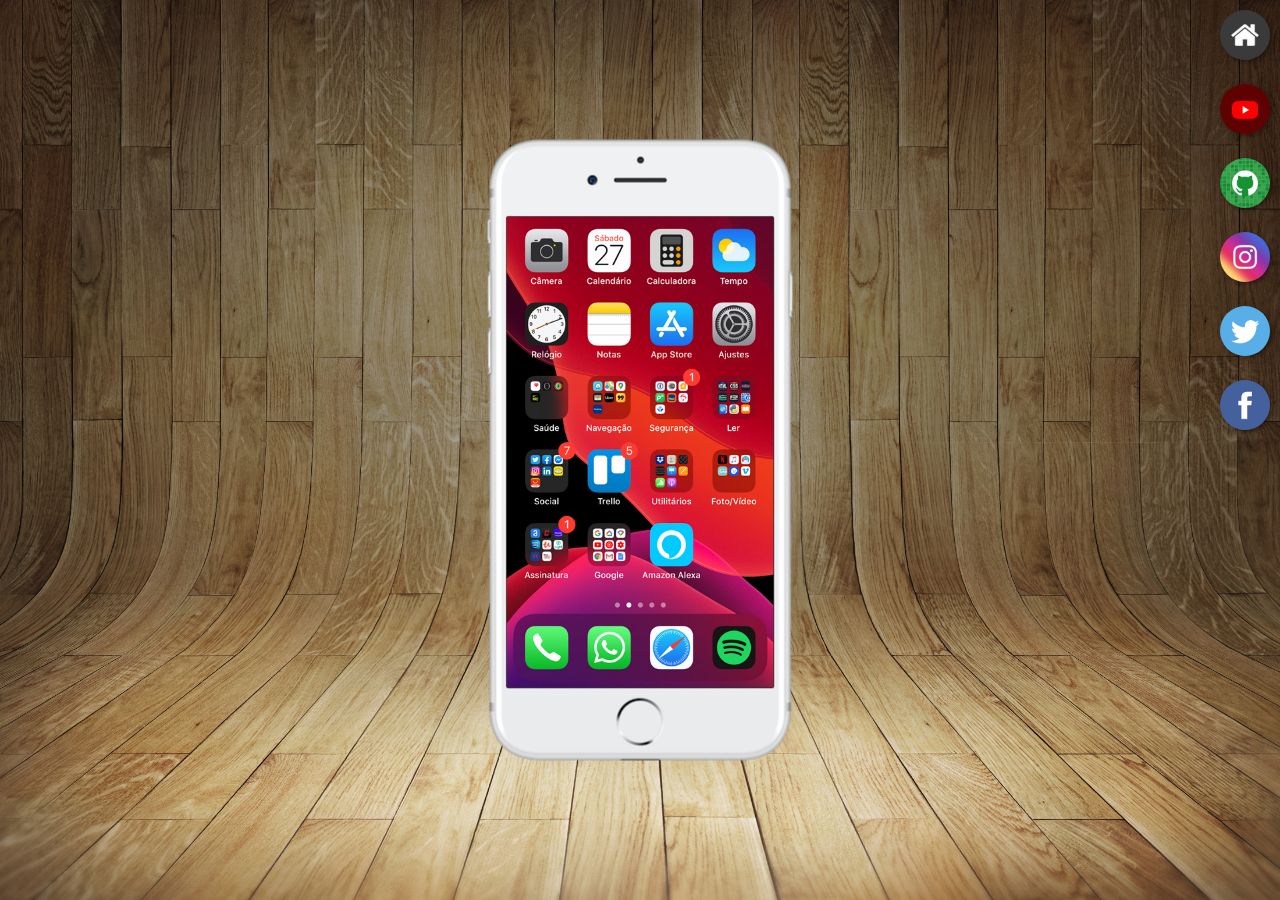
<file: index.html>
<!DOCTYPE html>
<html lang="pt-br">
<head>
    <meta charset="UTF-8">
    <meta name="viewport" content="width=device-width, initial-scale=1.0">
    <title>Projeto Redes Sociais</title>
    <link rel="shortcut icon" href="favicon.ico" type="image/x-icon">
    <link rel="stylesheet" href="estilos/style.css">
</head>
<body>
    <main>
        <section id="telefone">
            <iframe src="home.html" name="tela" id="tela" frameborder="0">
                Seu navegador não é compativel com isso.
            </iframe>
        </section>
        <section id="redes-sociais">
            <a href="home.html" target="tela"><img src="imagens/logo-home.jpg" alt="Home"></a><br>
            <a href="youtube.html" target="tela"><img src="imagens/logo-youtube.jpg" alt="Youtube"></a><br>
            <a href="github.html" target="tela"><img src="imagens/logo-github.jpg" alt="GitHub"></a><br>
            <a href="instagram.html" target="tela"><img src="imagens/logo-instagram.jpg" alt="Instagram"></a><br>
            <a href="twitter.html" target="tela"><img src="imagens/logo-twitter.jpg" alt="Twitter"></a><br>
            <a href="facebook.html" target="tela"><img src="imagens/logo-facebook.jpg" alt="Facebook"></a>
        </section>
    </main>
</body>
</html>
</file>
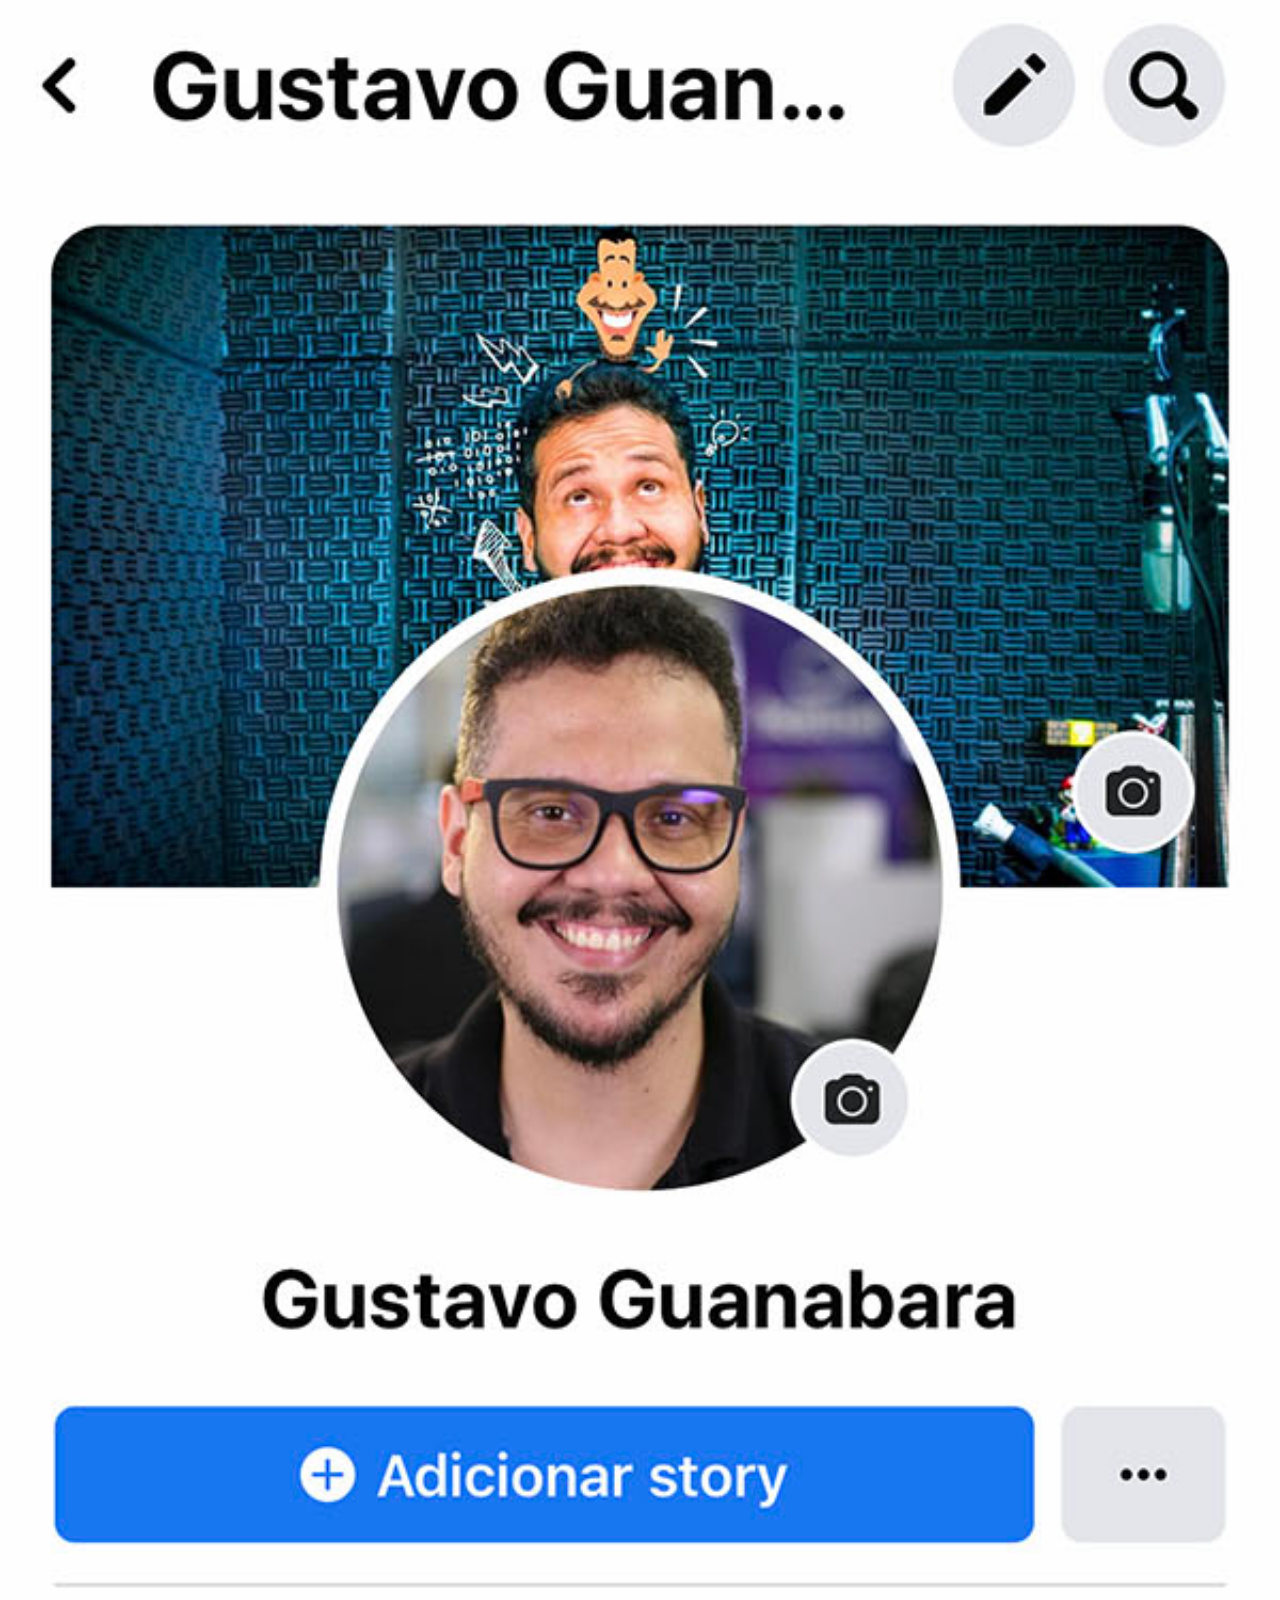
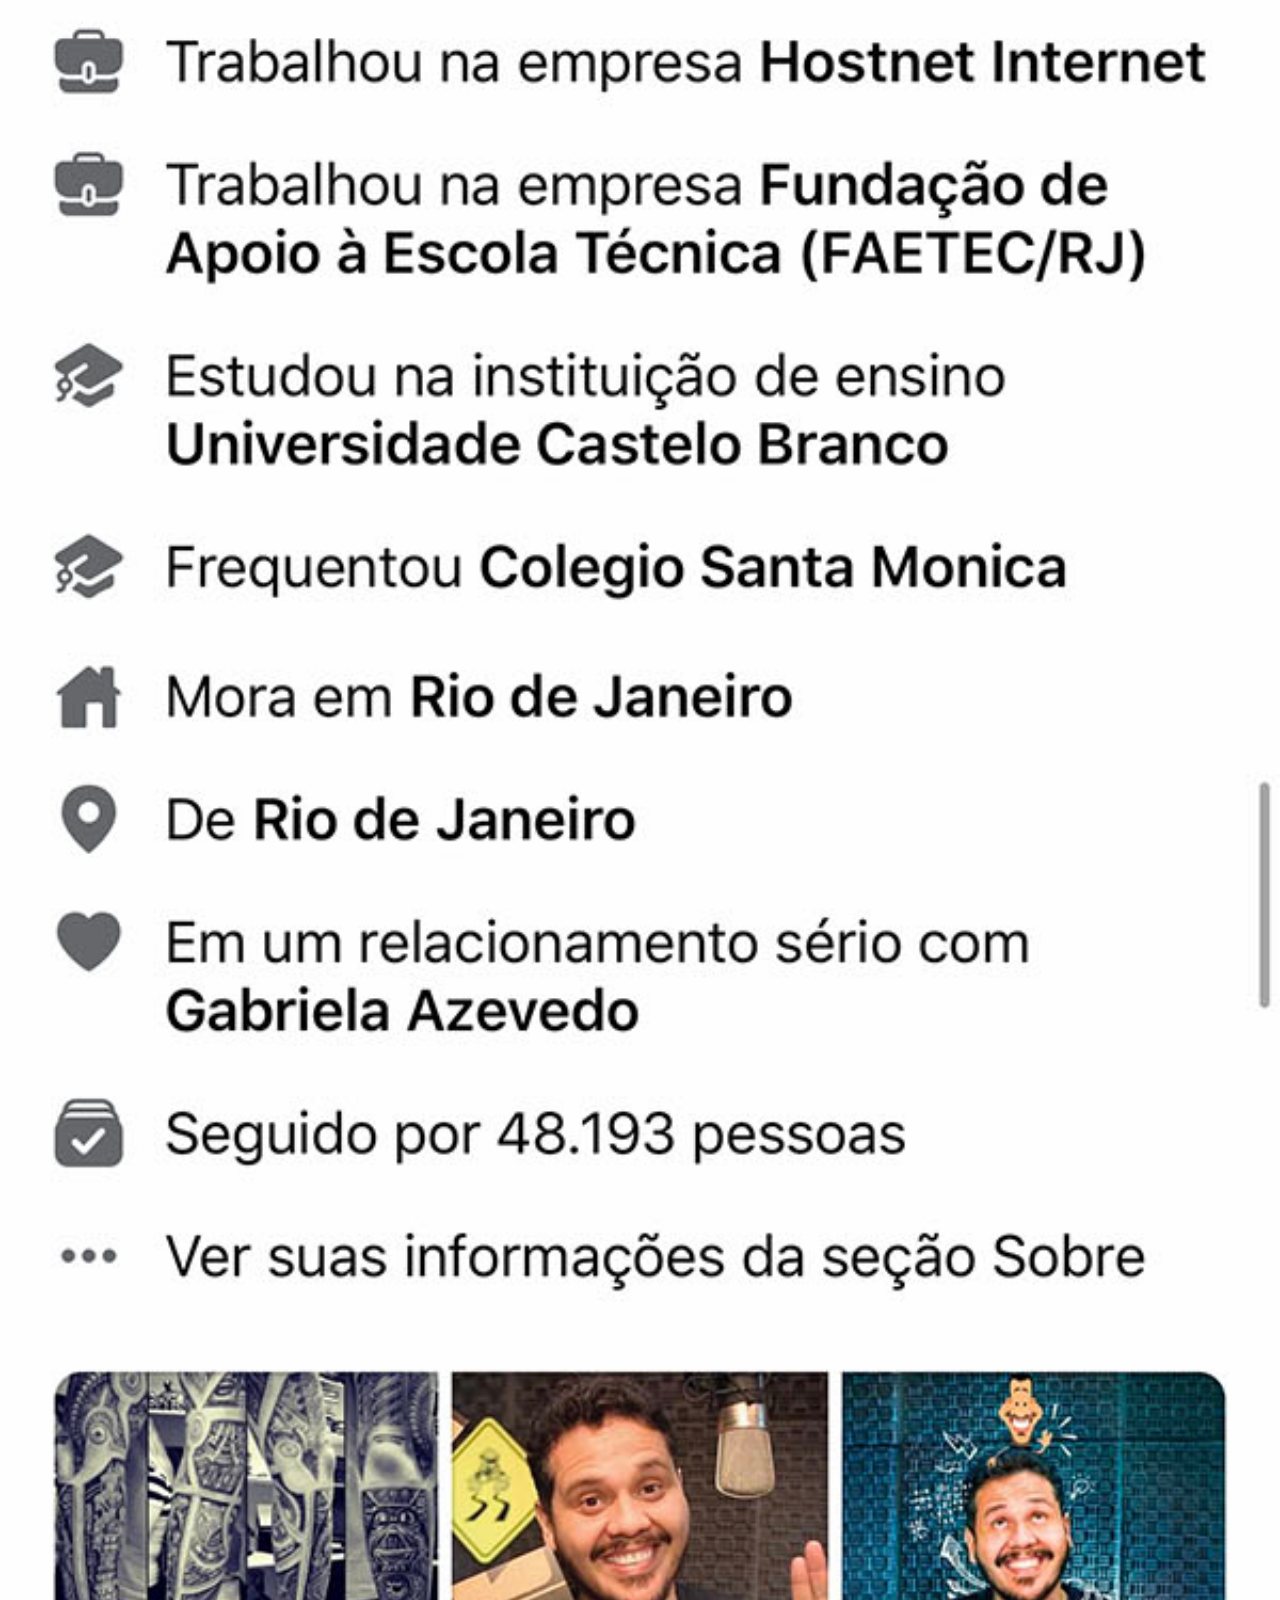
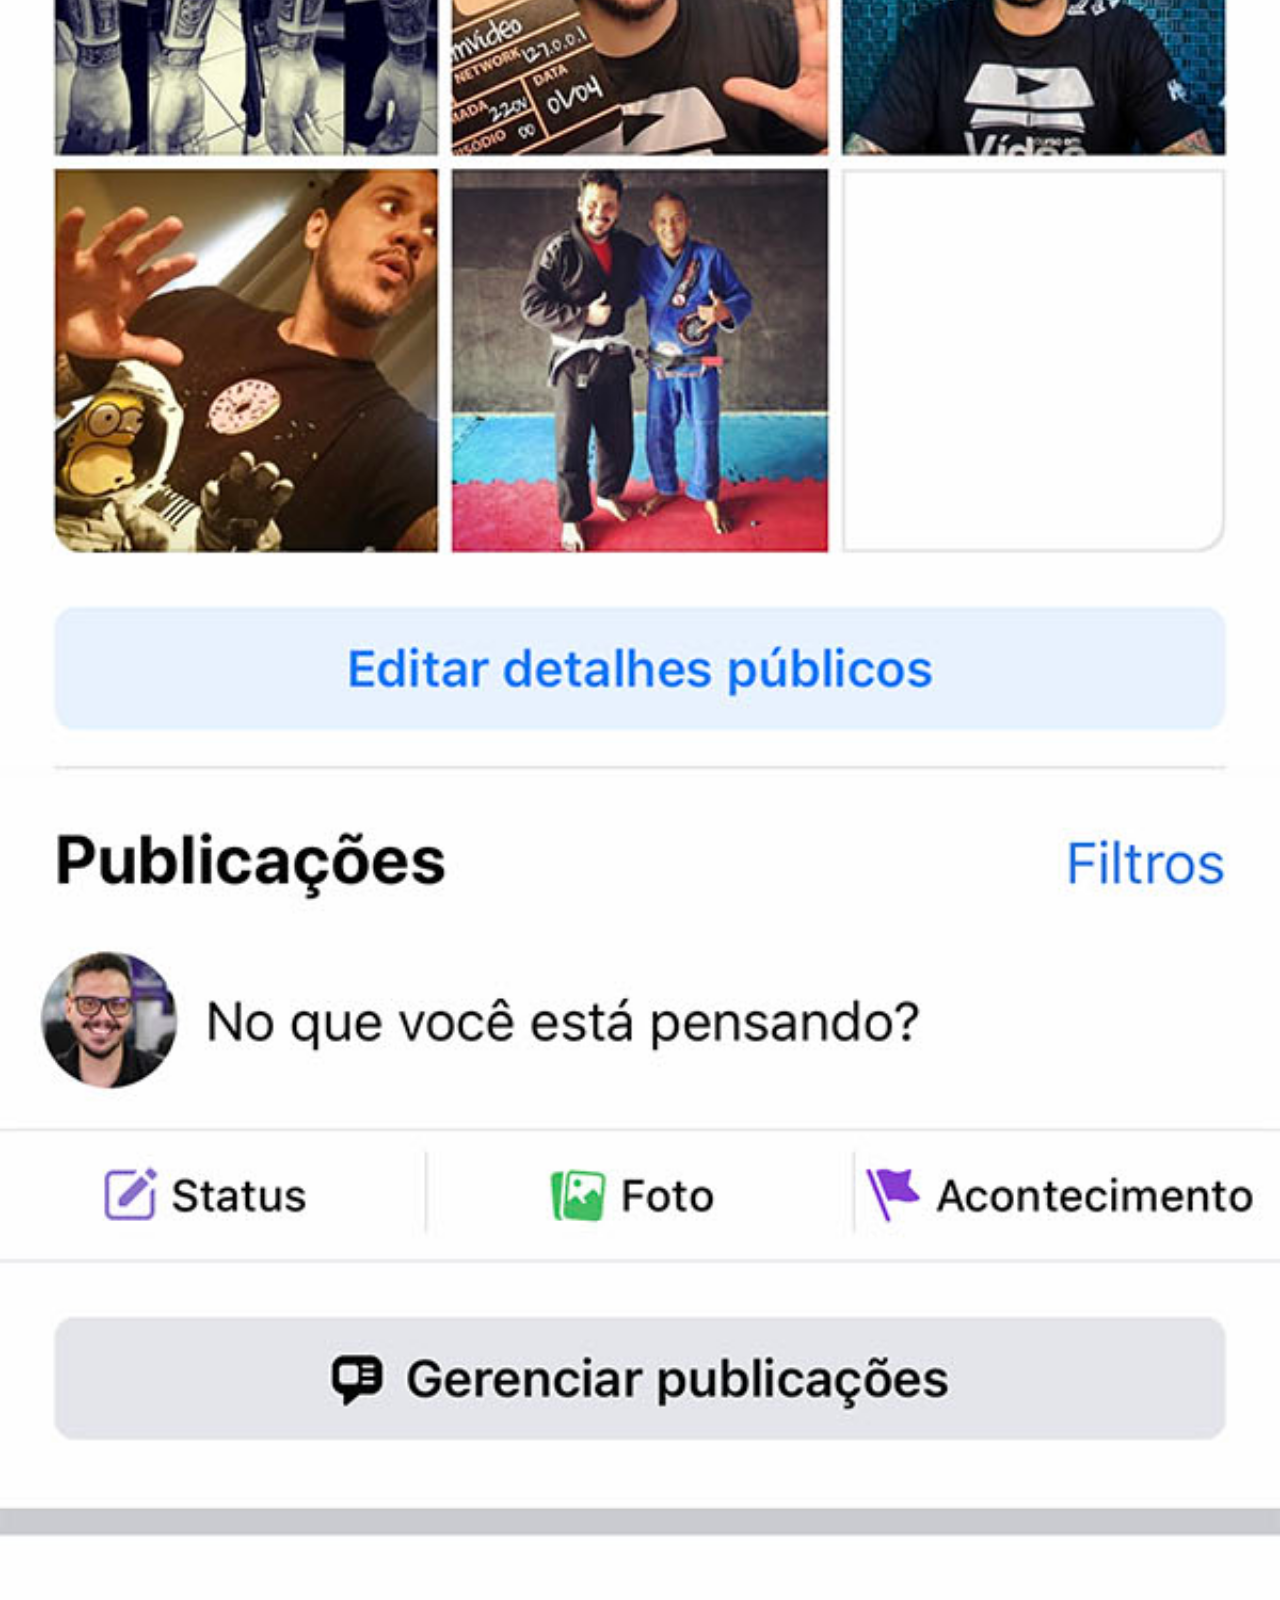
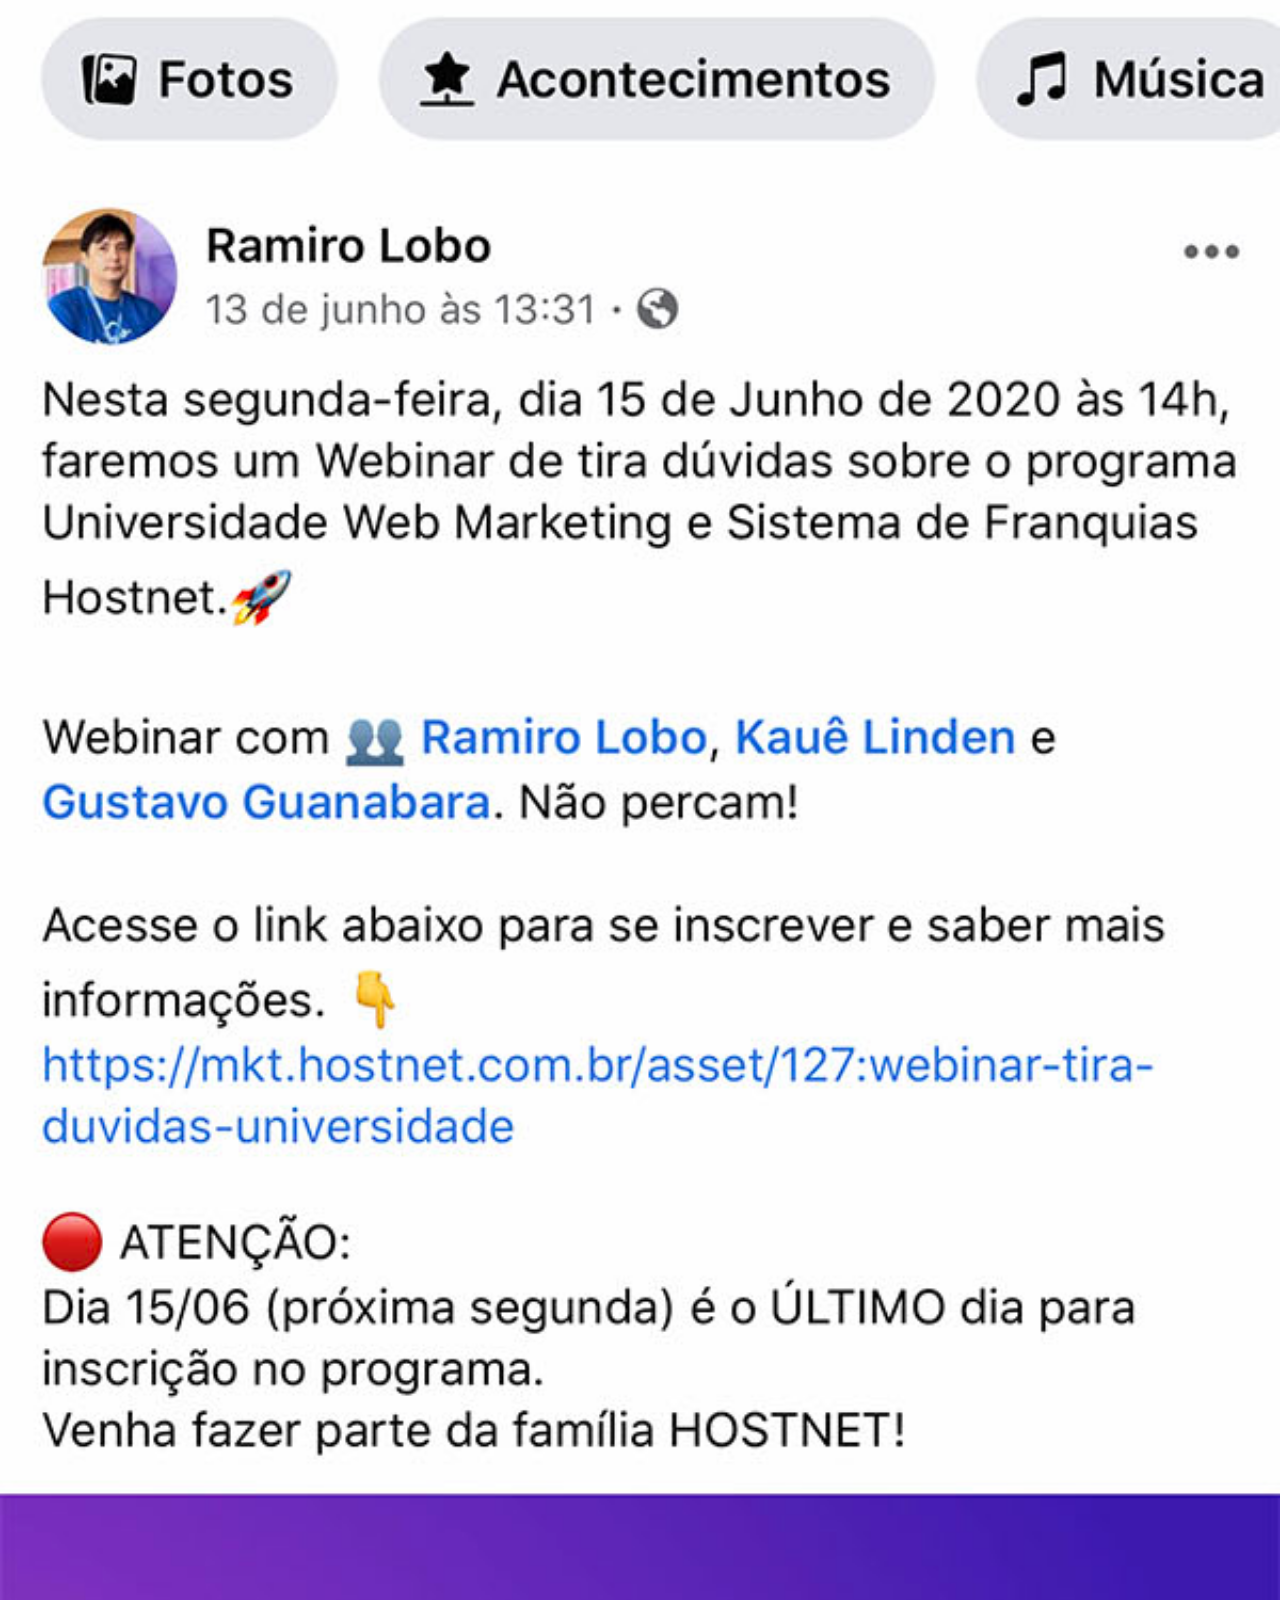
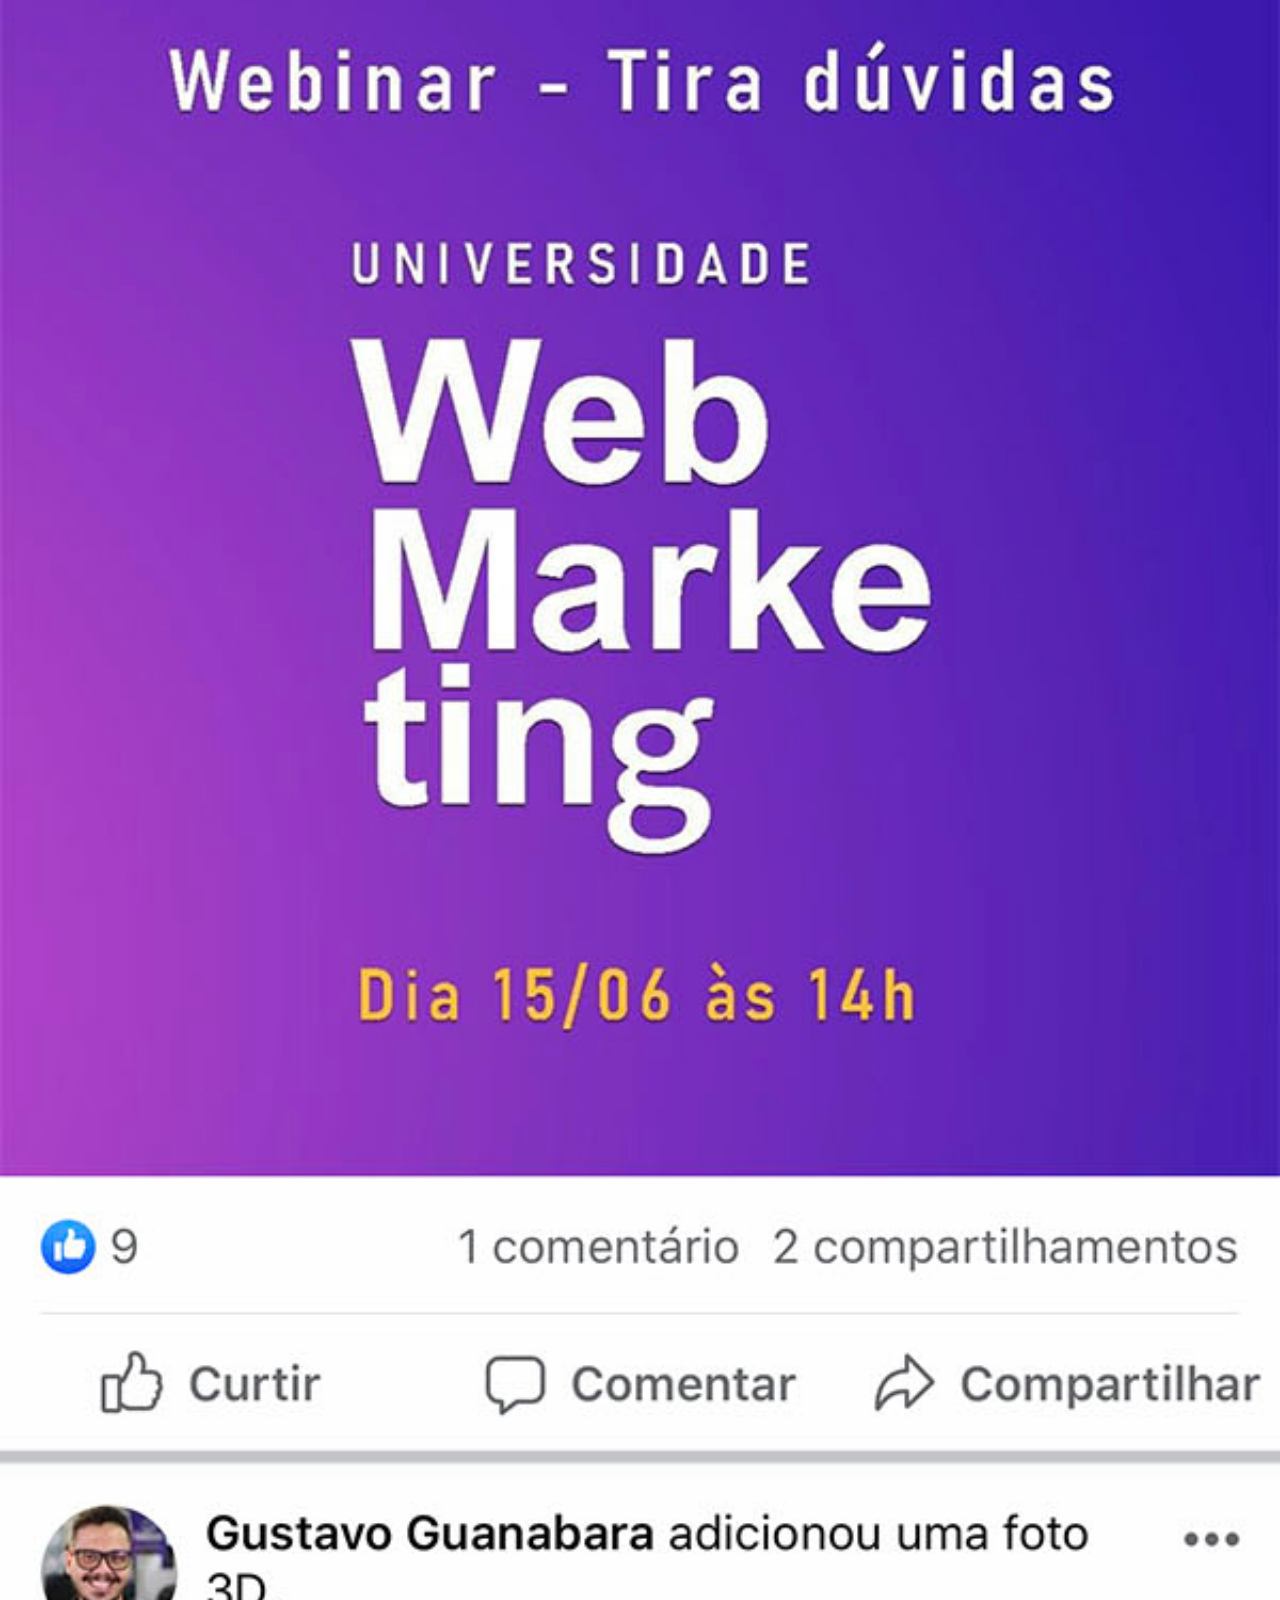
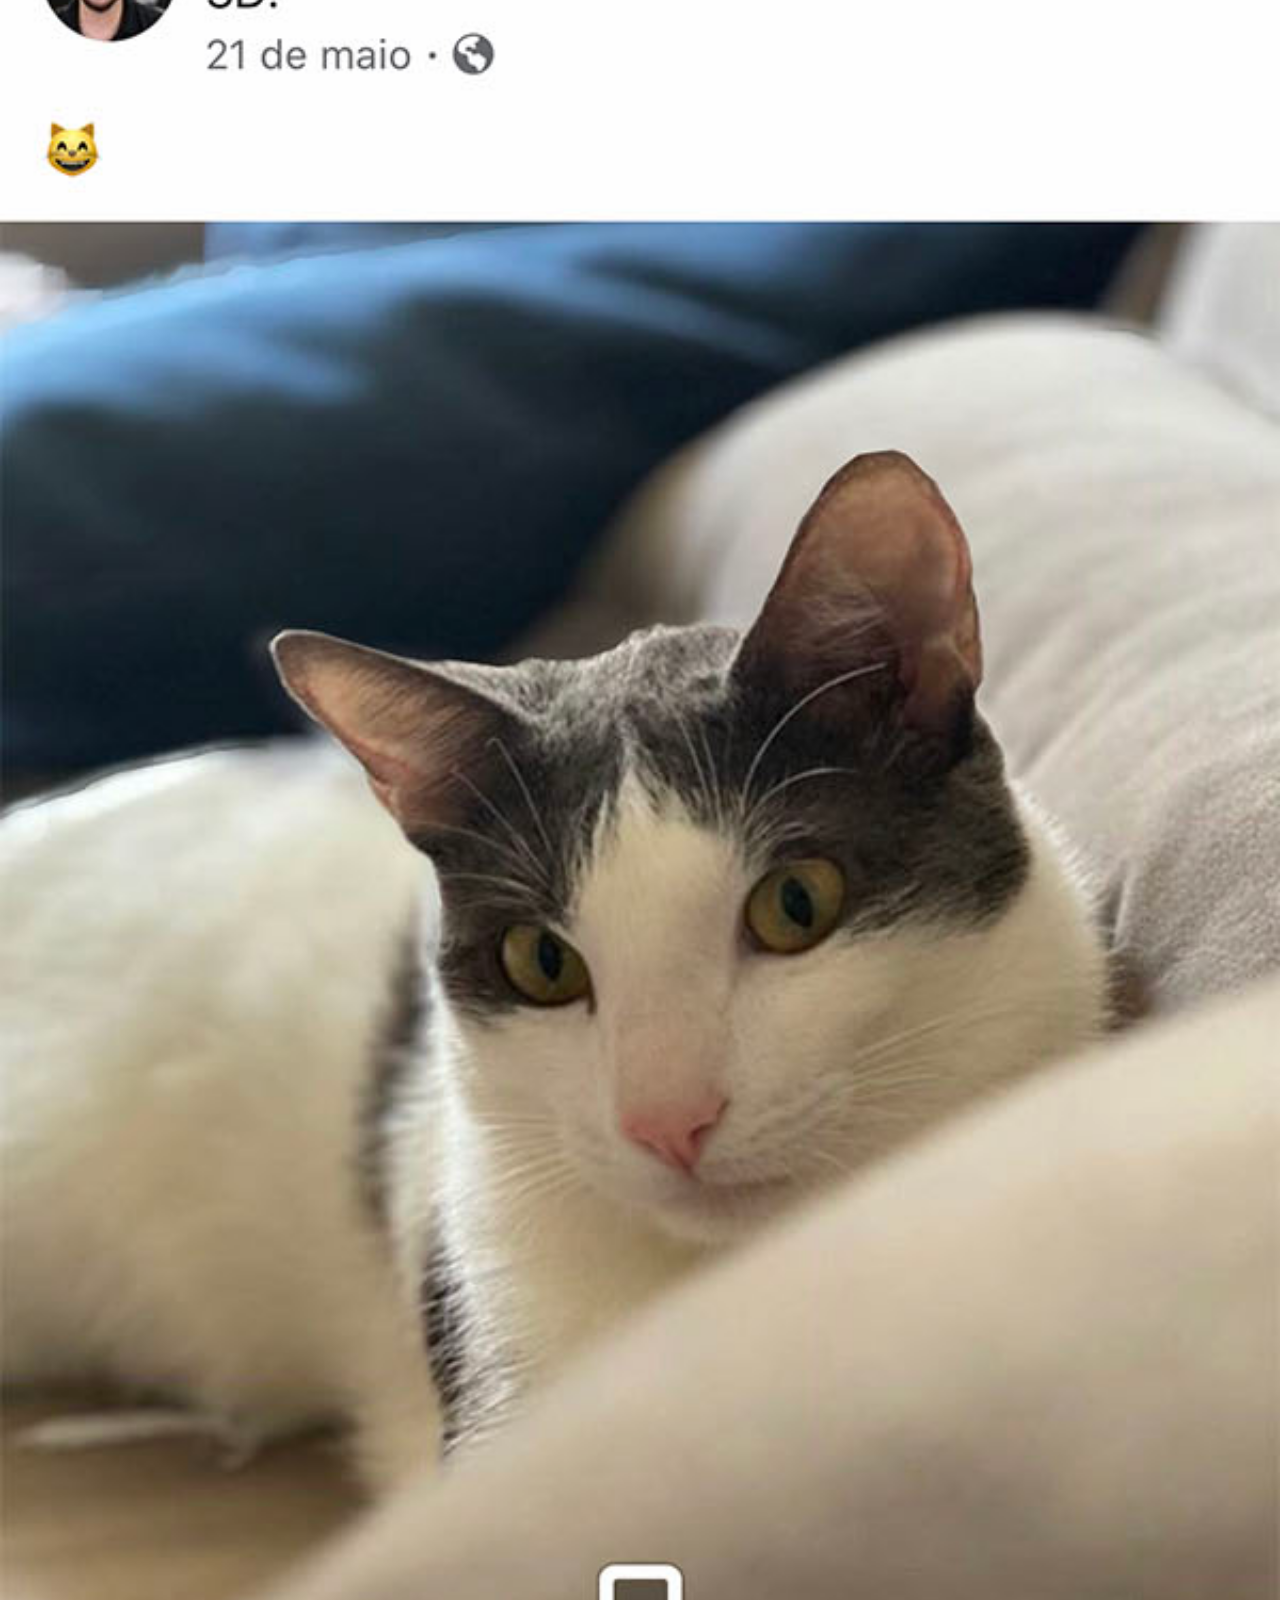
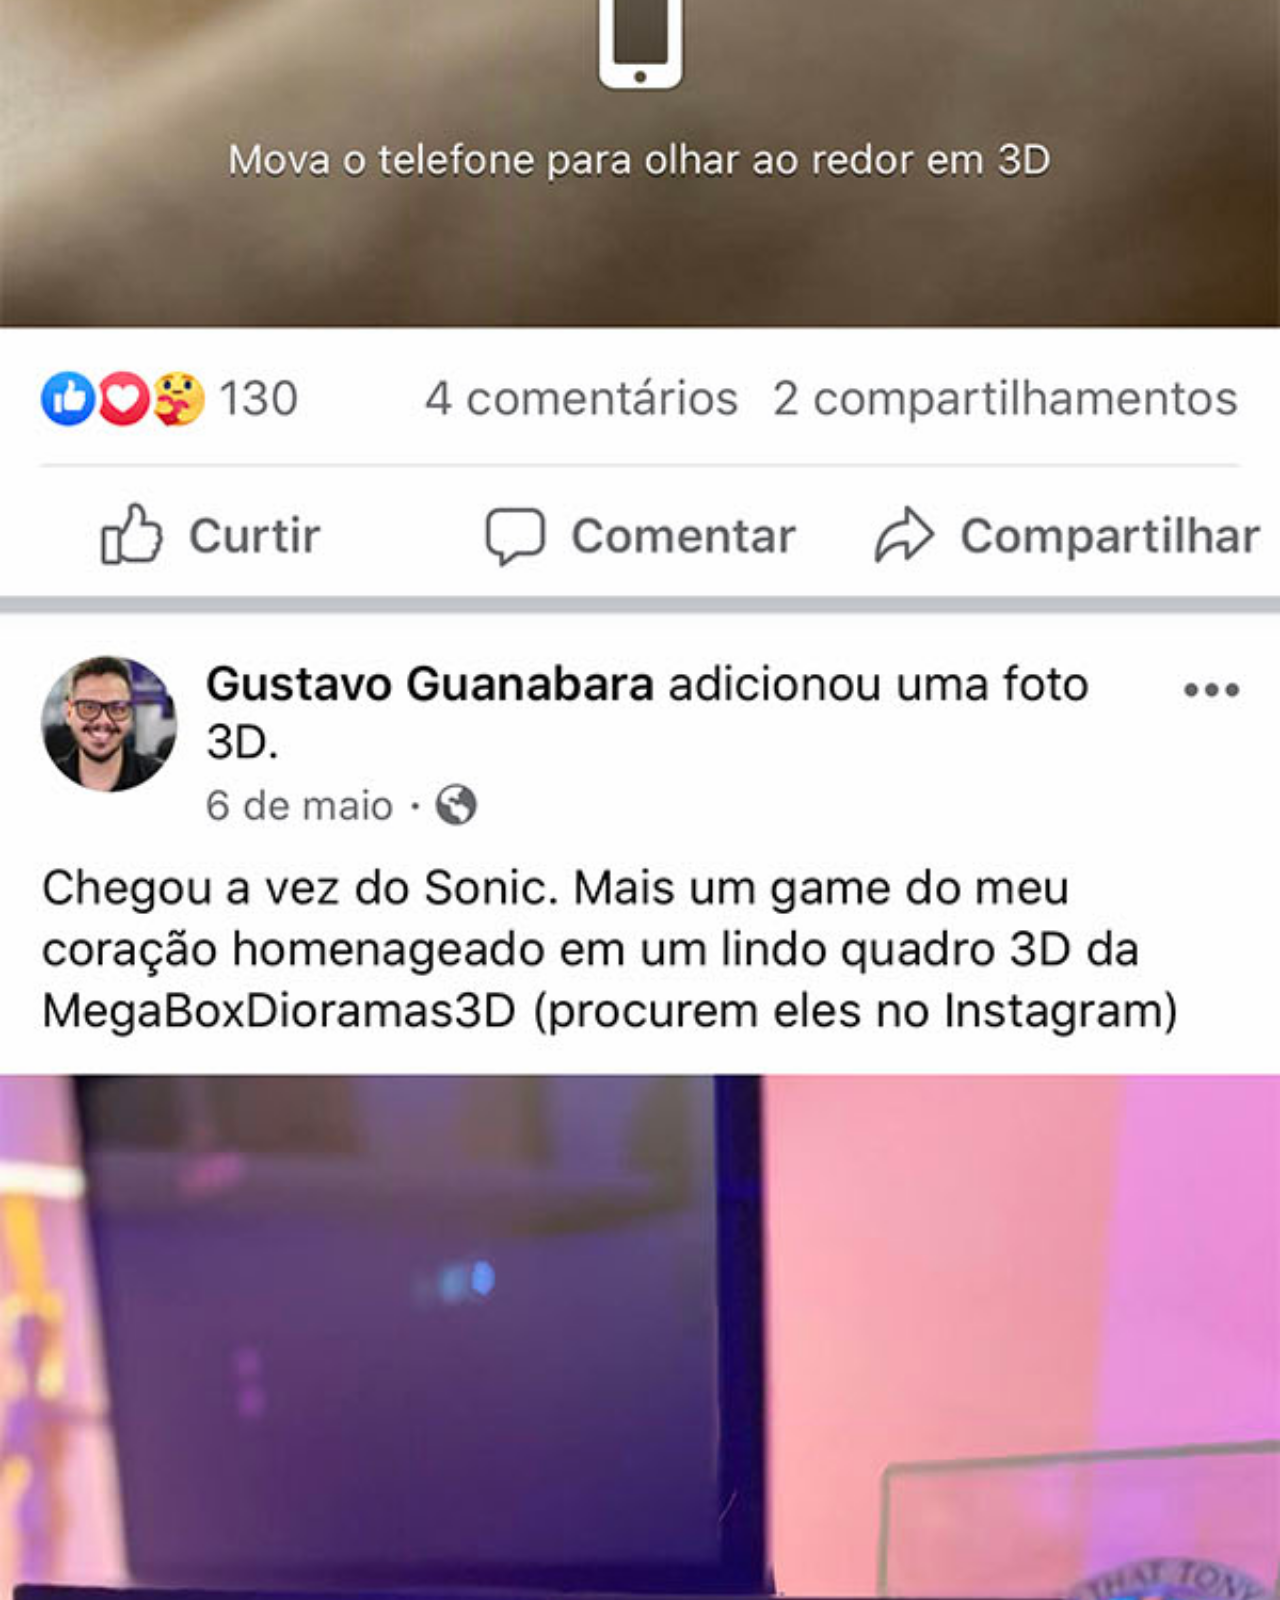
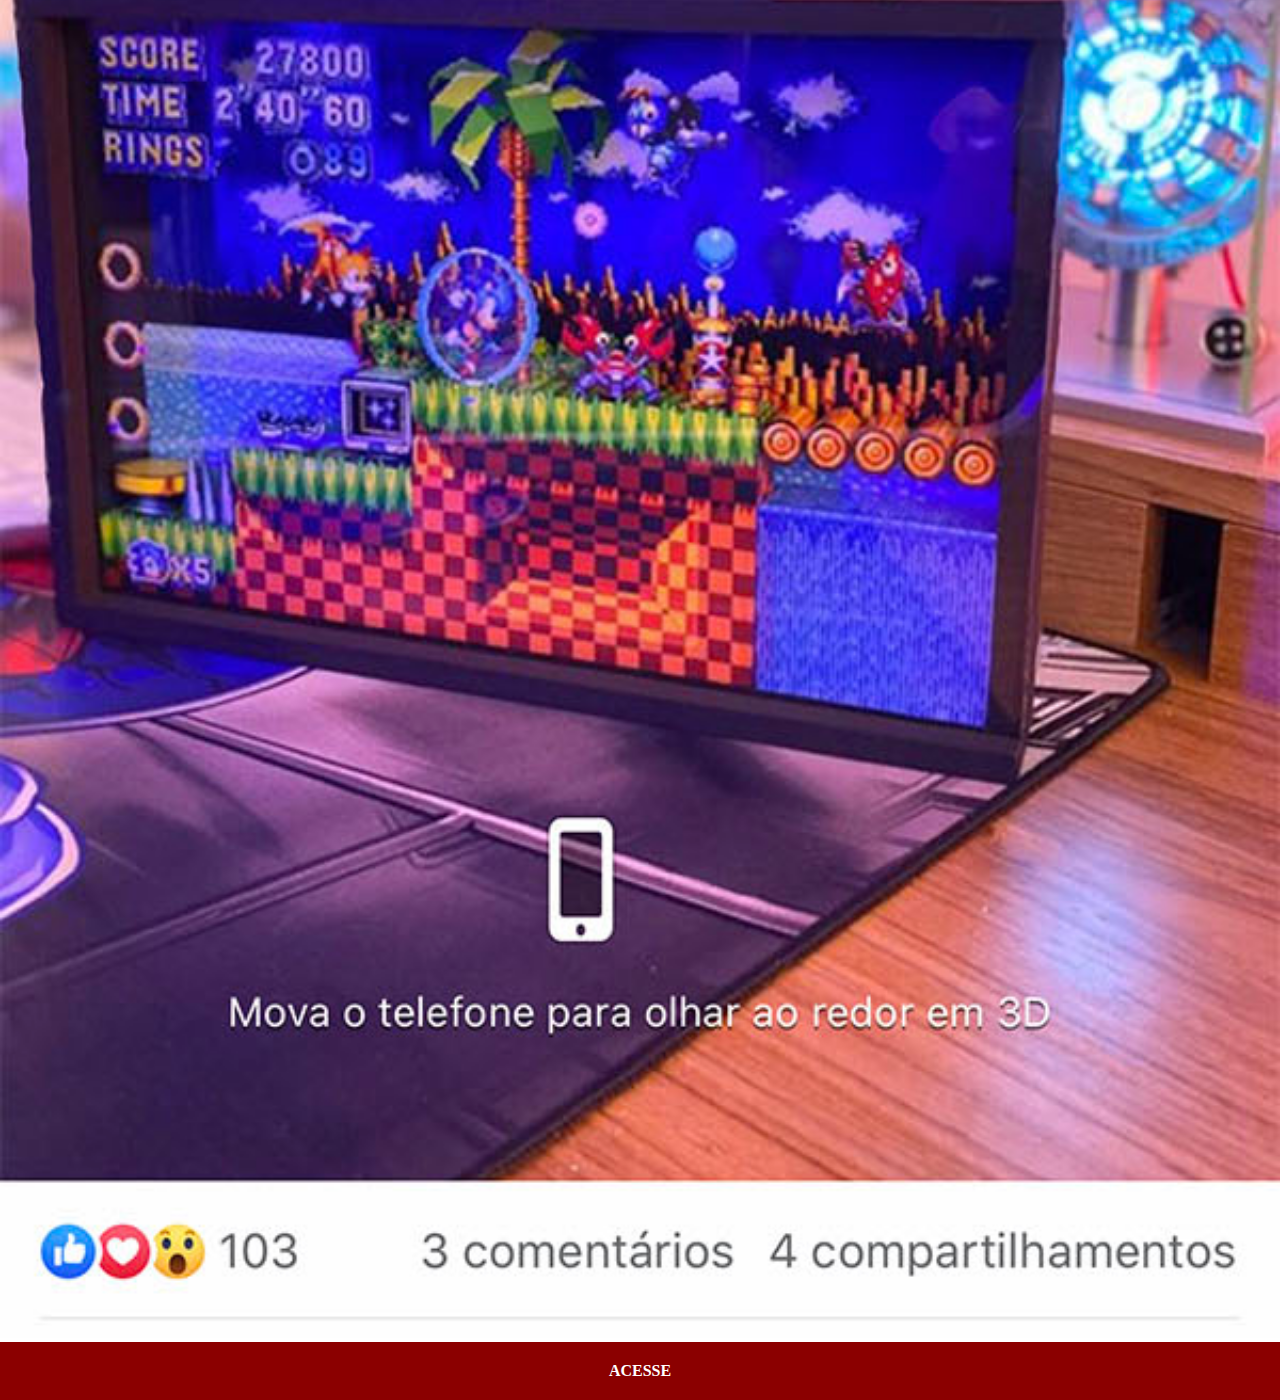
<file: facebook.html>
<!DOCTYPE html>
<html lang="pt-br">
<head>
    <meta charset="UTF-8">
    <meta name="viewport" content="width=device-width, initial-scale=1.0">
    <title>Facebook</title>
    <link rel="stylesheet" href="estilos/social.css">
</head>
<body>
    <img src="imagens/tela-facebook.jpg" alt="Facebook">
    <a href="https://www.facebook.com/gustavoguanabara/?locale=pt_BR" target="_blank">ACESSE</a>
</body>
</html>
</file>
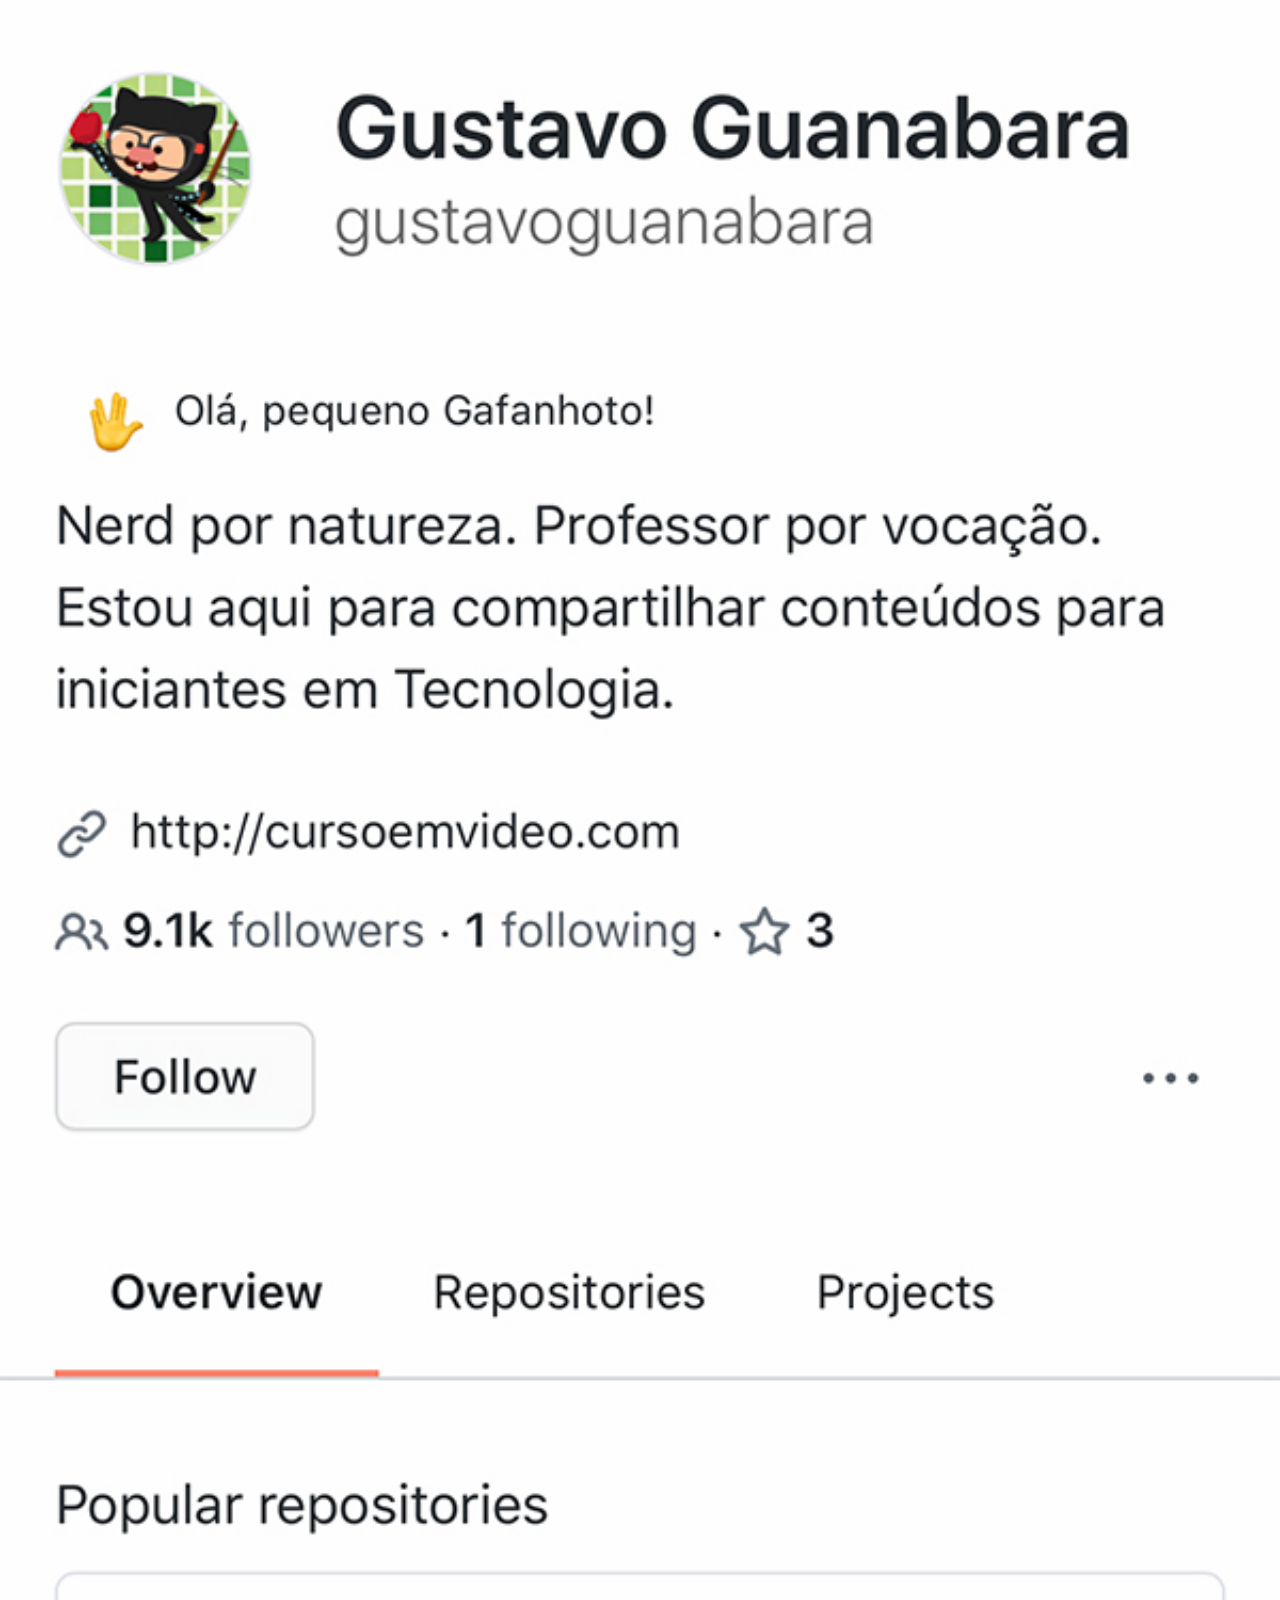
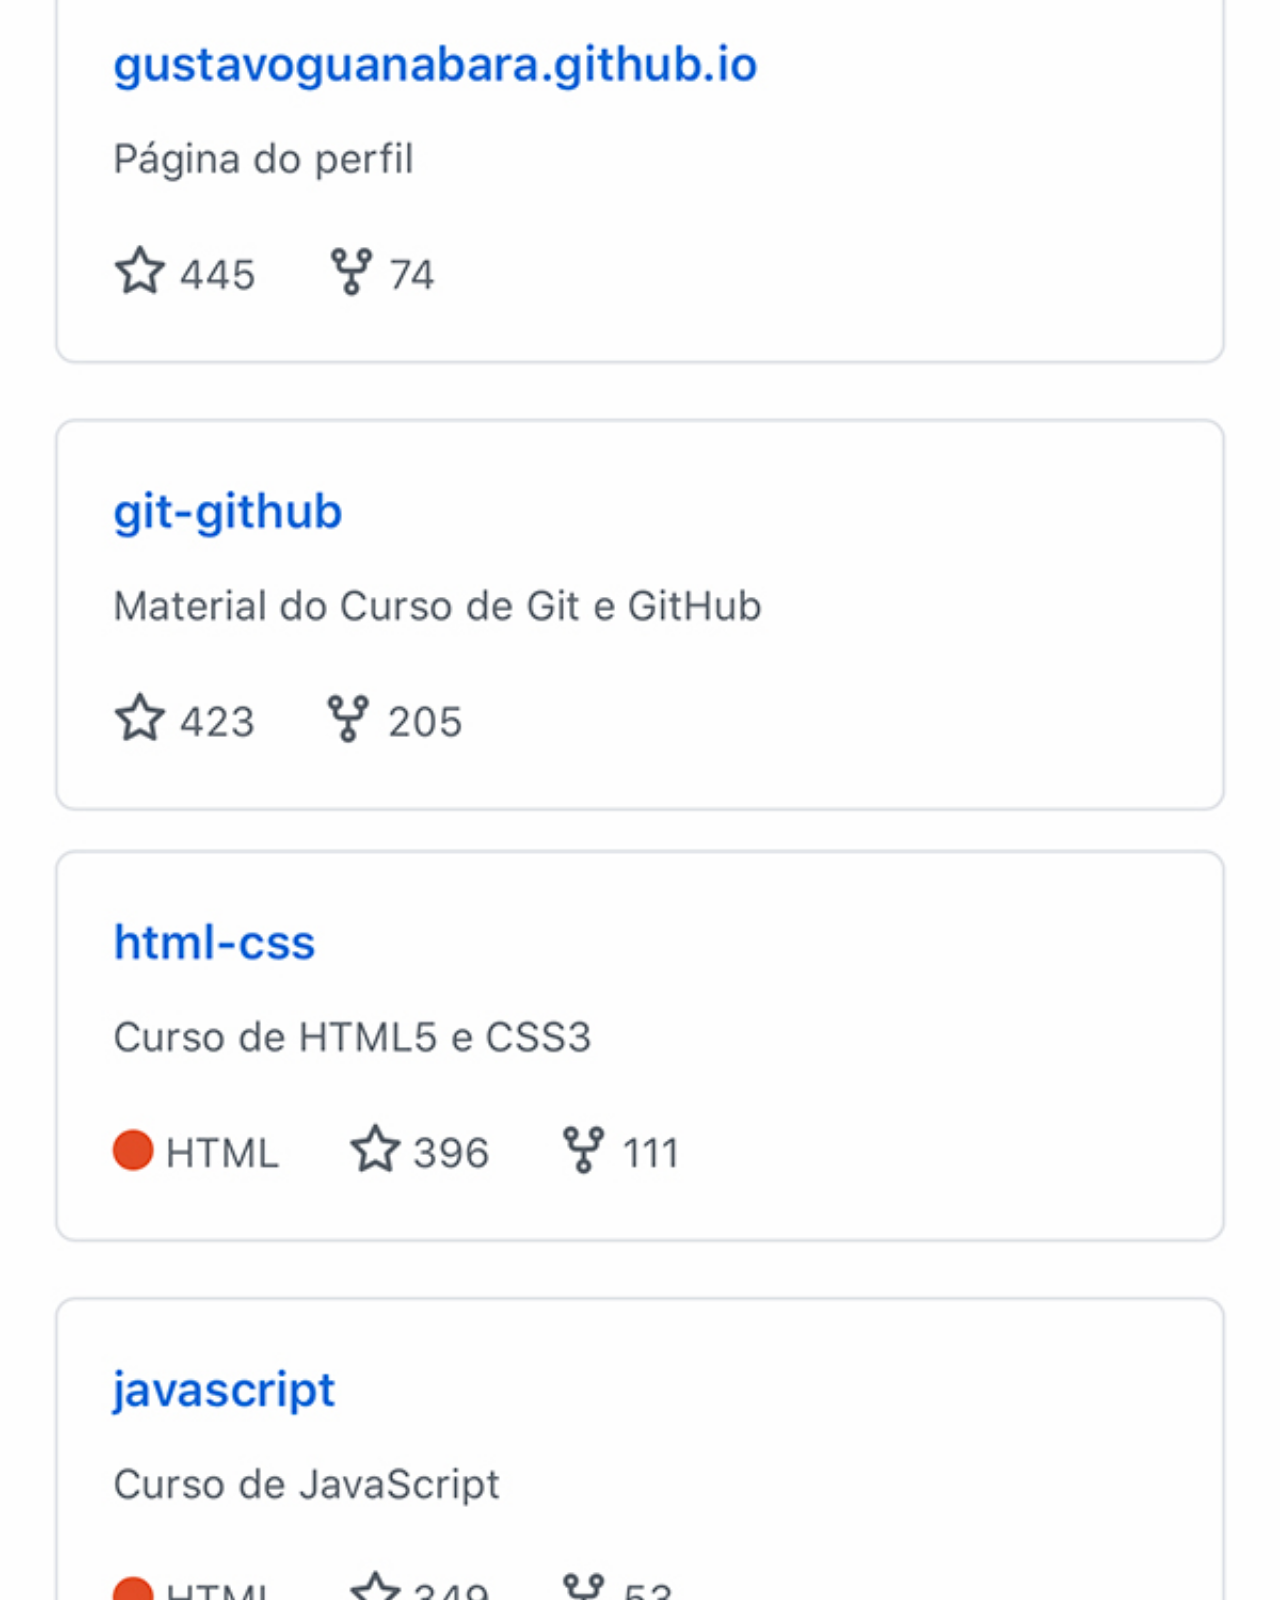
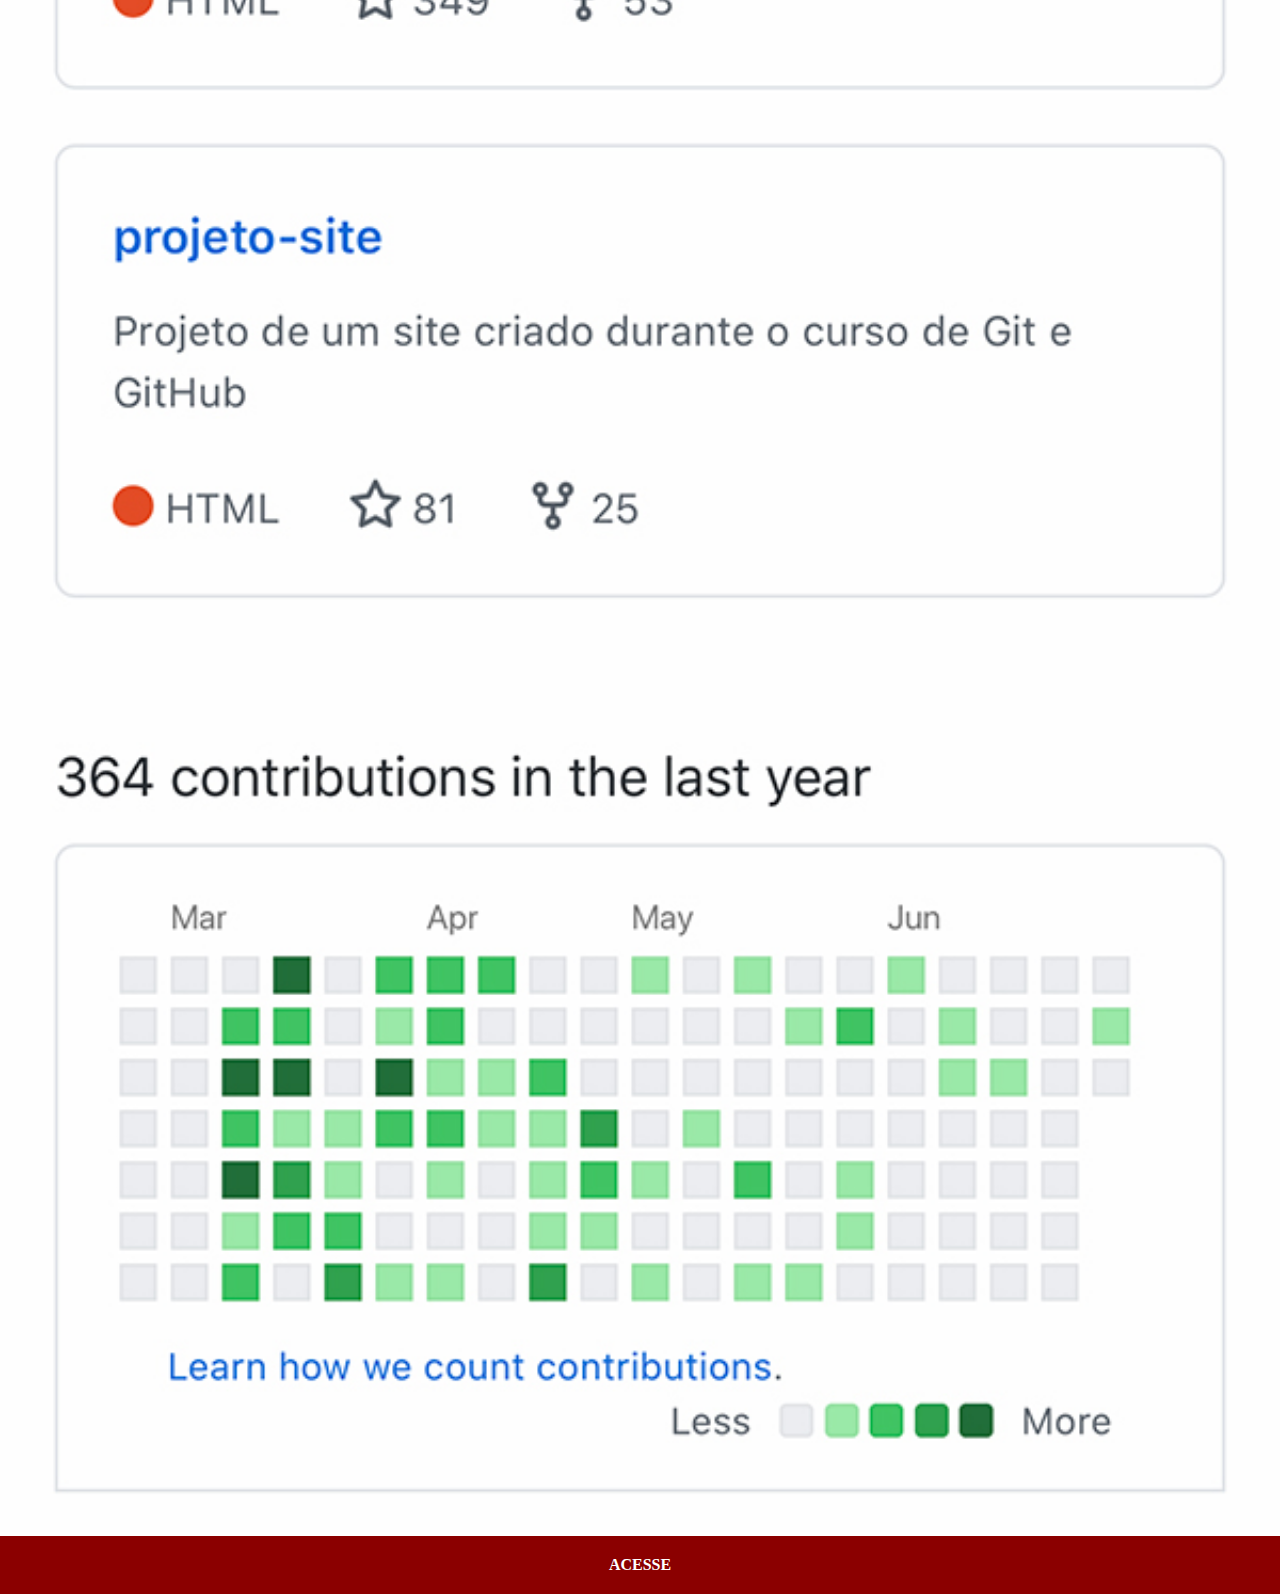
<file: github.html>
<!DOCTYPE html>
<html lang="pt-br">
<head>
    <meta charset="UTF-8">
    <meta name="viewport" content="width=device-width, initial-scale=1.0">
    <title>GitHub</title>
    <link rel="stylesheet" href="estilos/social.css">
</head>
<body>
    <img src="imagens/tela-github.jpg" alt="GitHub">
    <a href="https://github.com/ygoralvesaraujo" target="_blank">ACESSE</a>
</body>
</html>
</file>
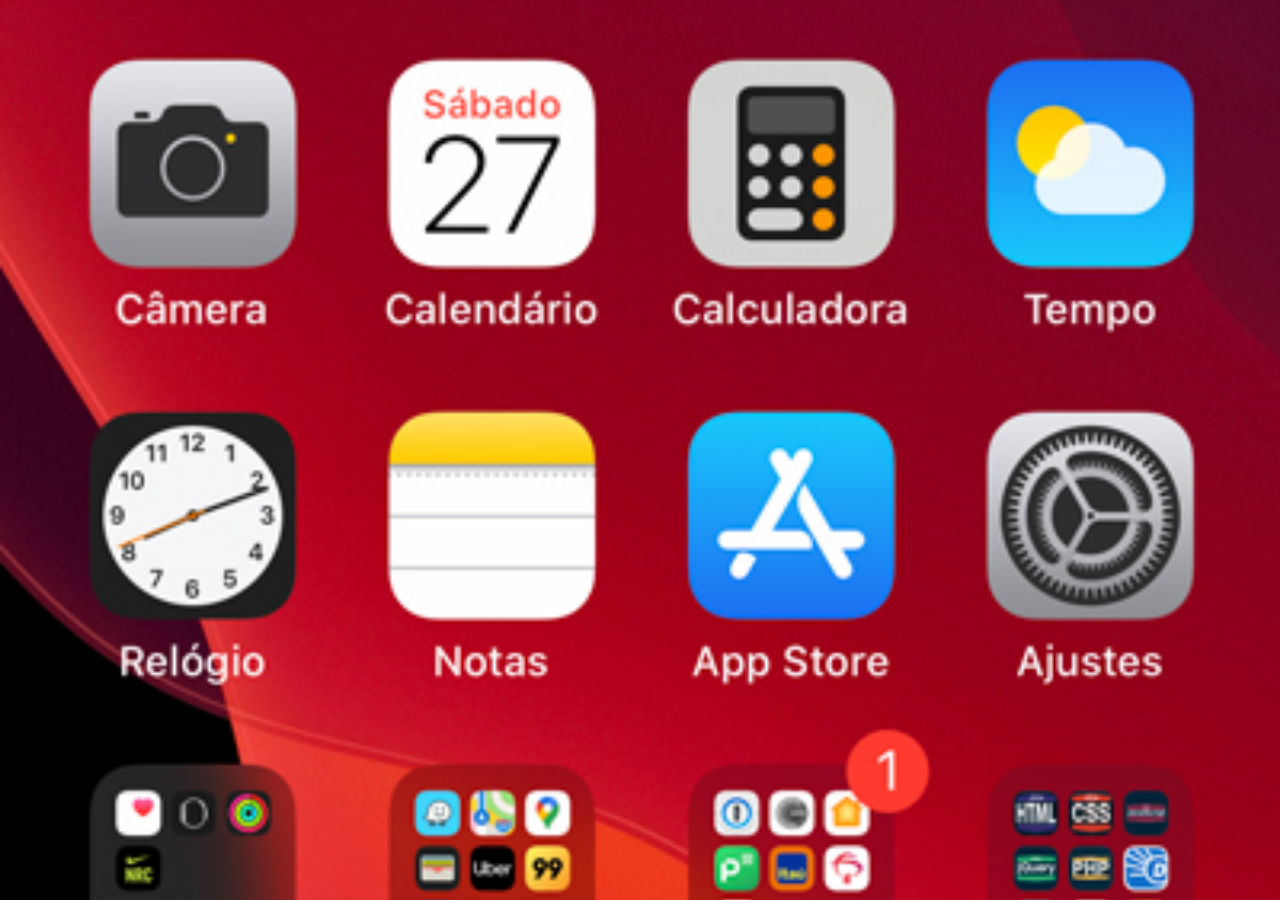
<file: home.html>
<!DOCTYPE html>
<html lang="pt-br">
<head>
    <meta charset="UTF-8">
    <meta name="viewport" content="width=device-width, initial-scale=1.0">
    <title>Home</title>
    <style>
        * {
            margin: 0px;
            padding: 0px;
        }

        body {
            width: 100vw;
            height: 100vh;
            background: black url(imagens/tela-home.jpg) no-repeat top center;
            background-size: cover;
        }
    </style>
</head>
<body>
    
</body>
</html>
</file>
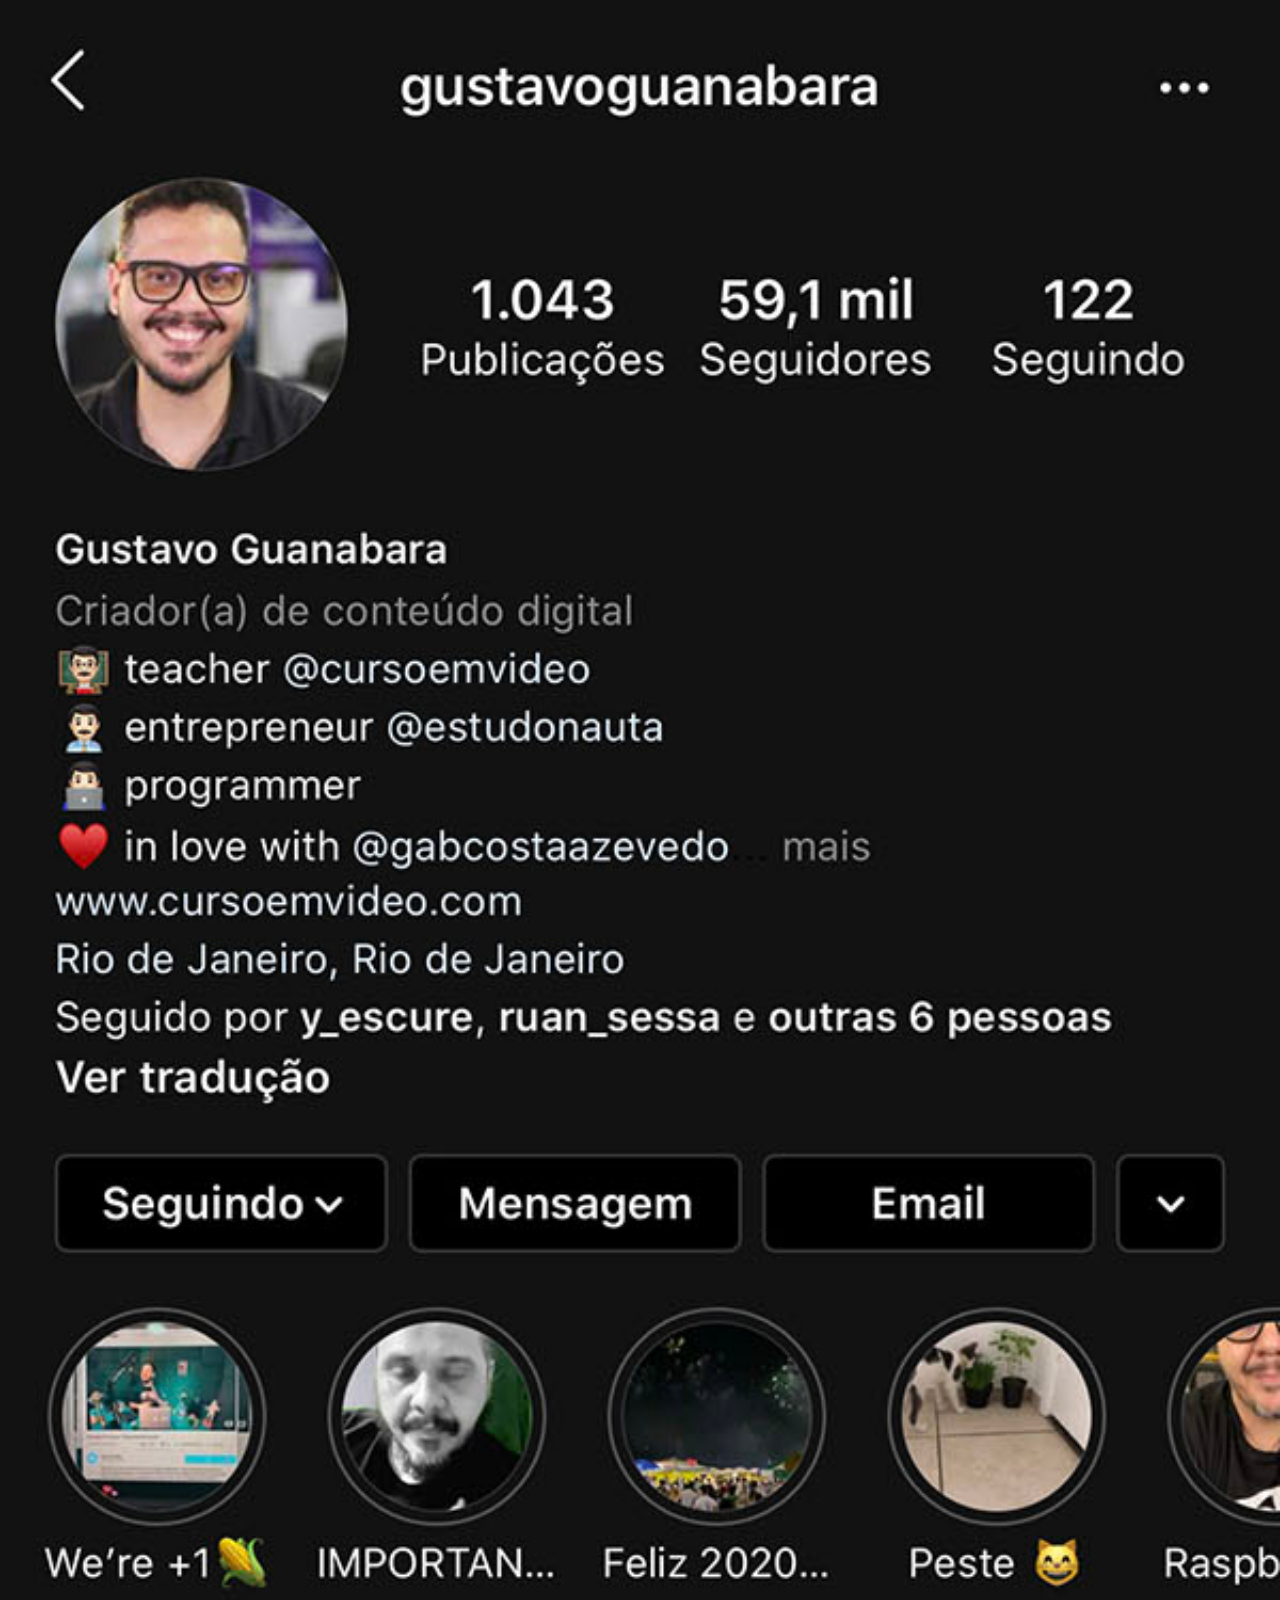
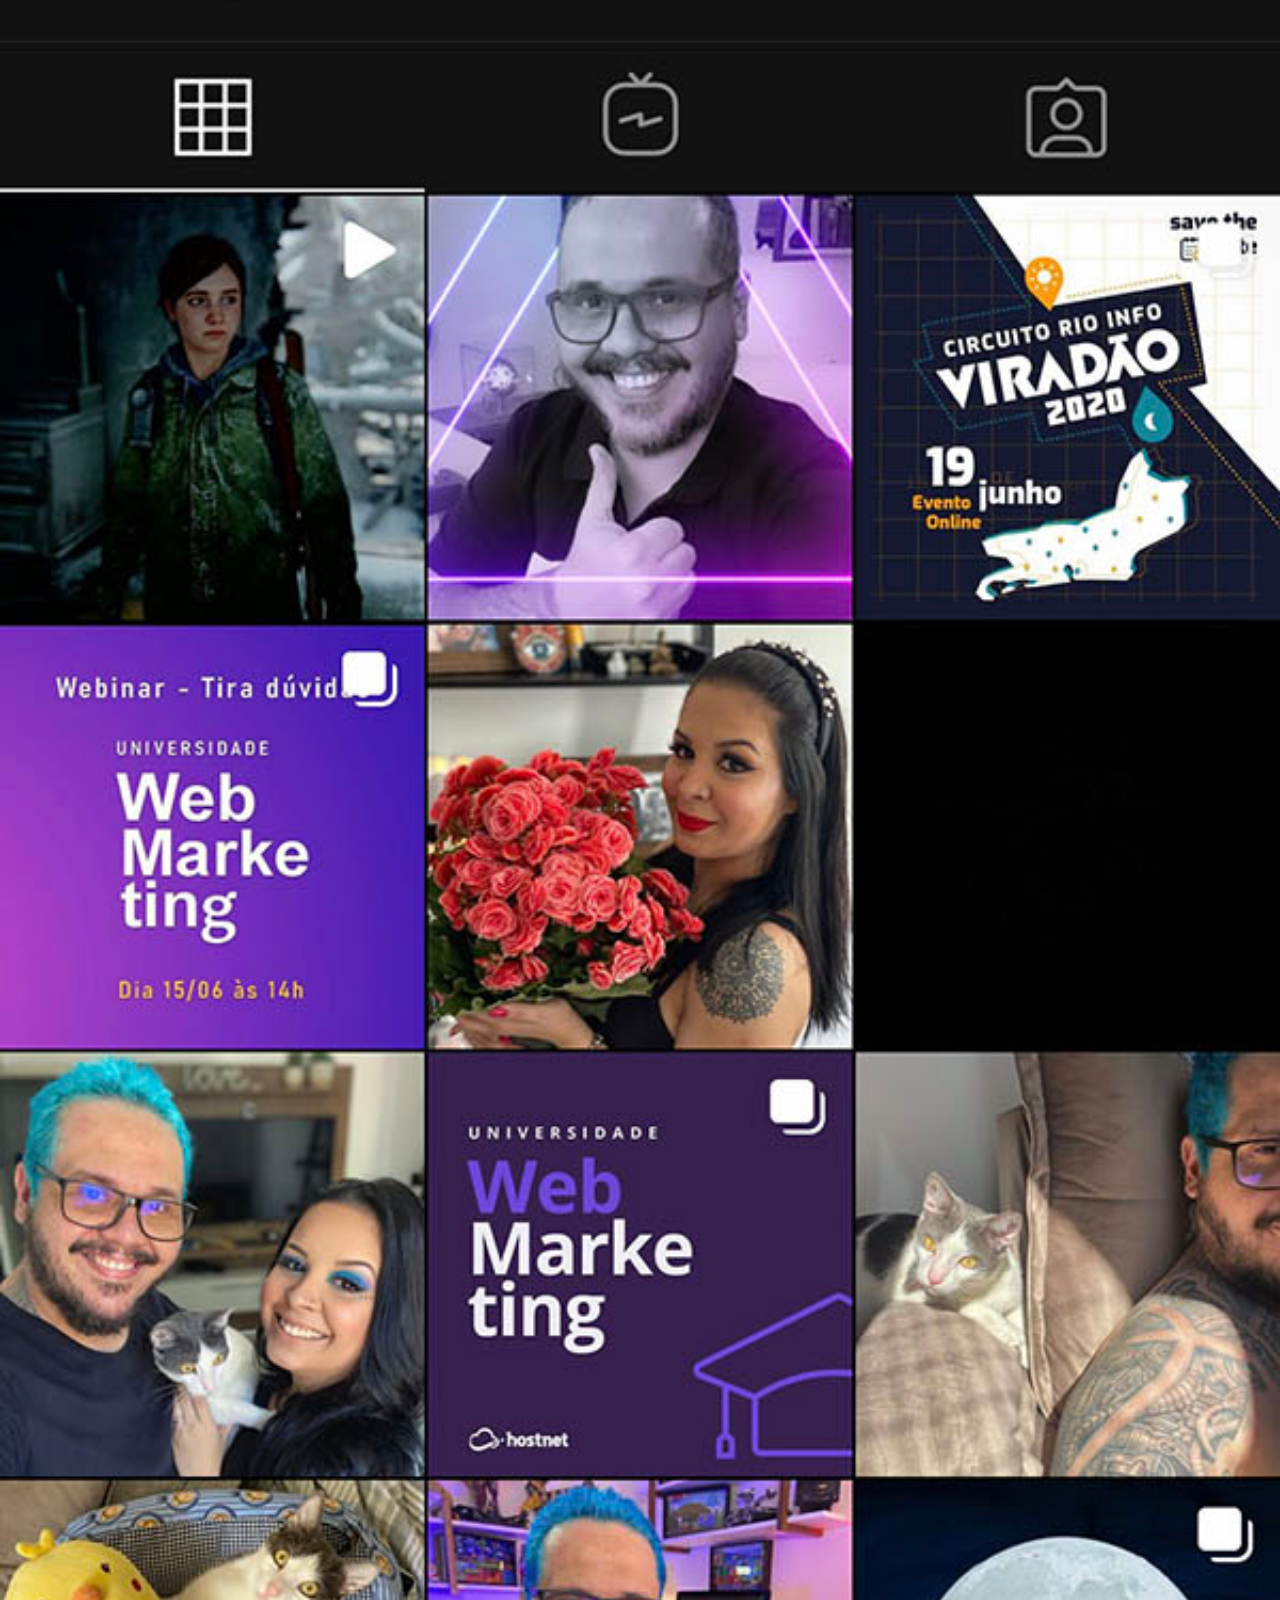
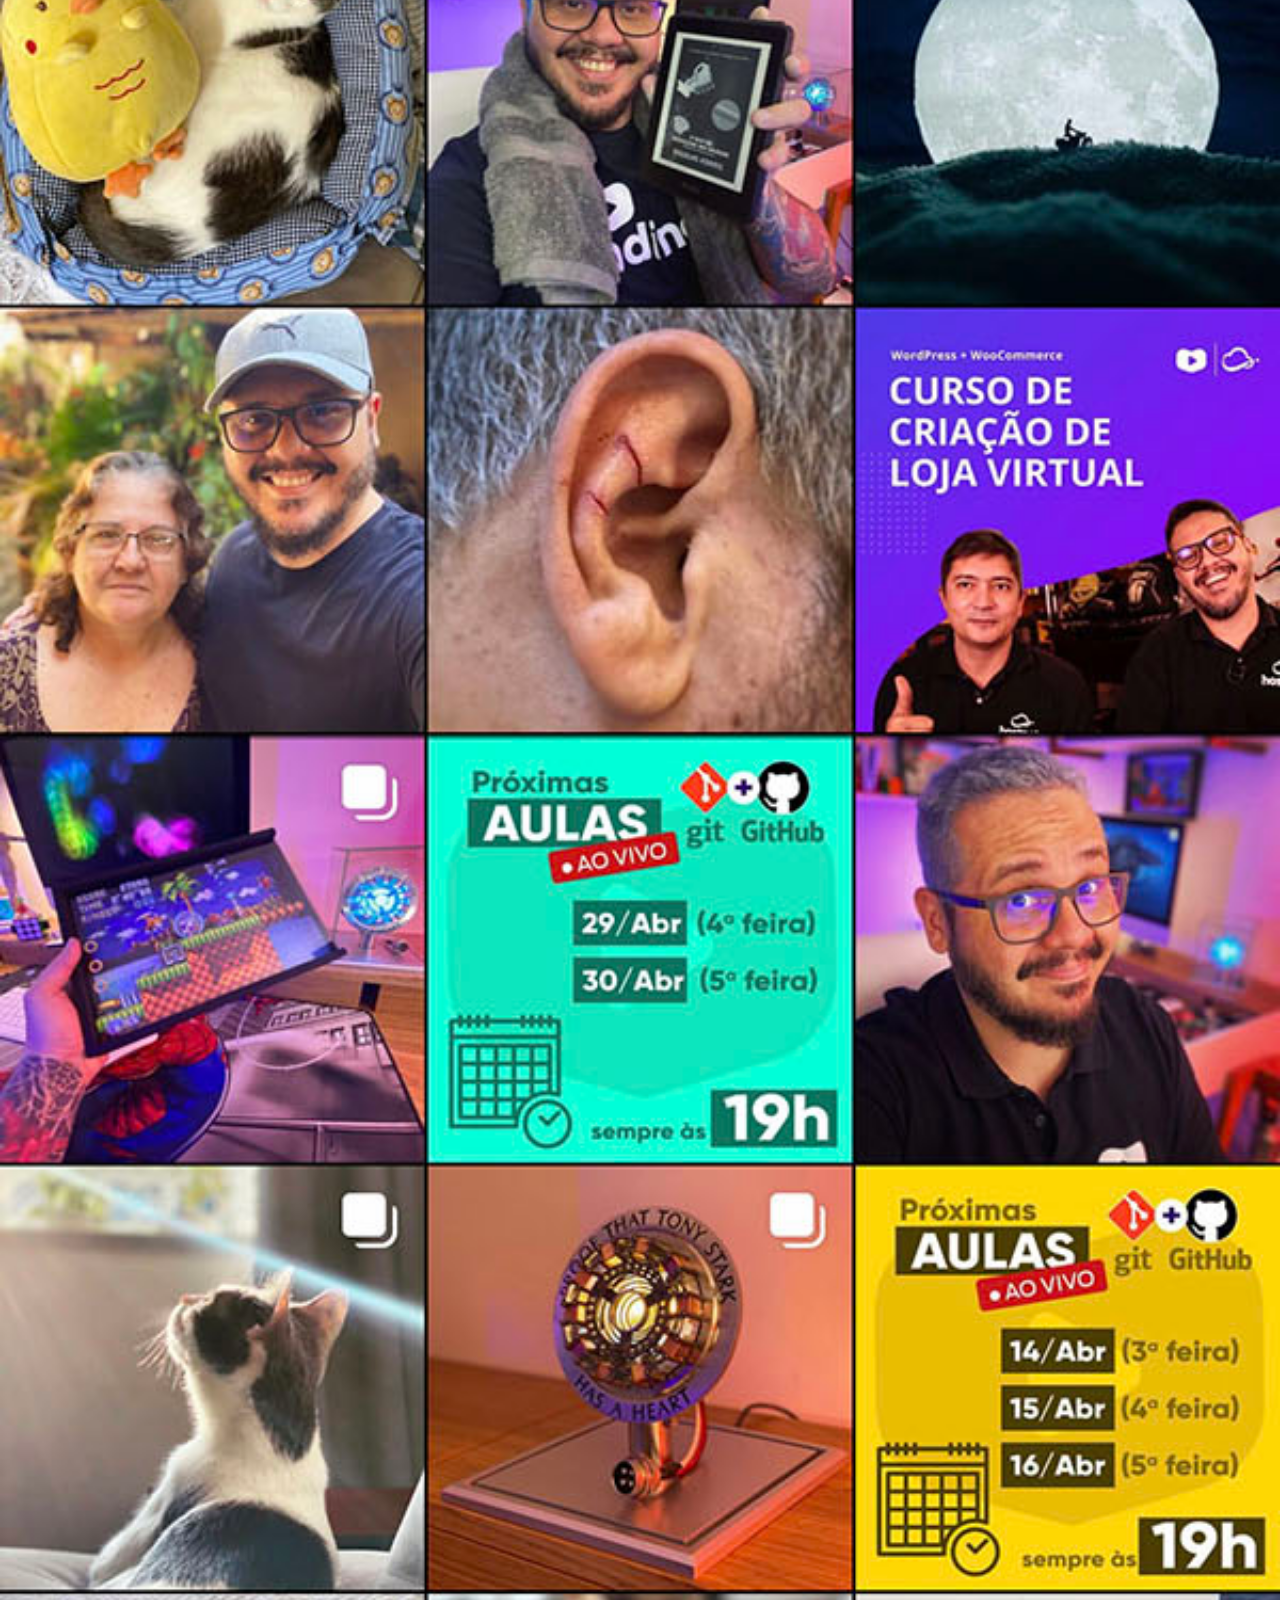
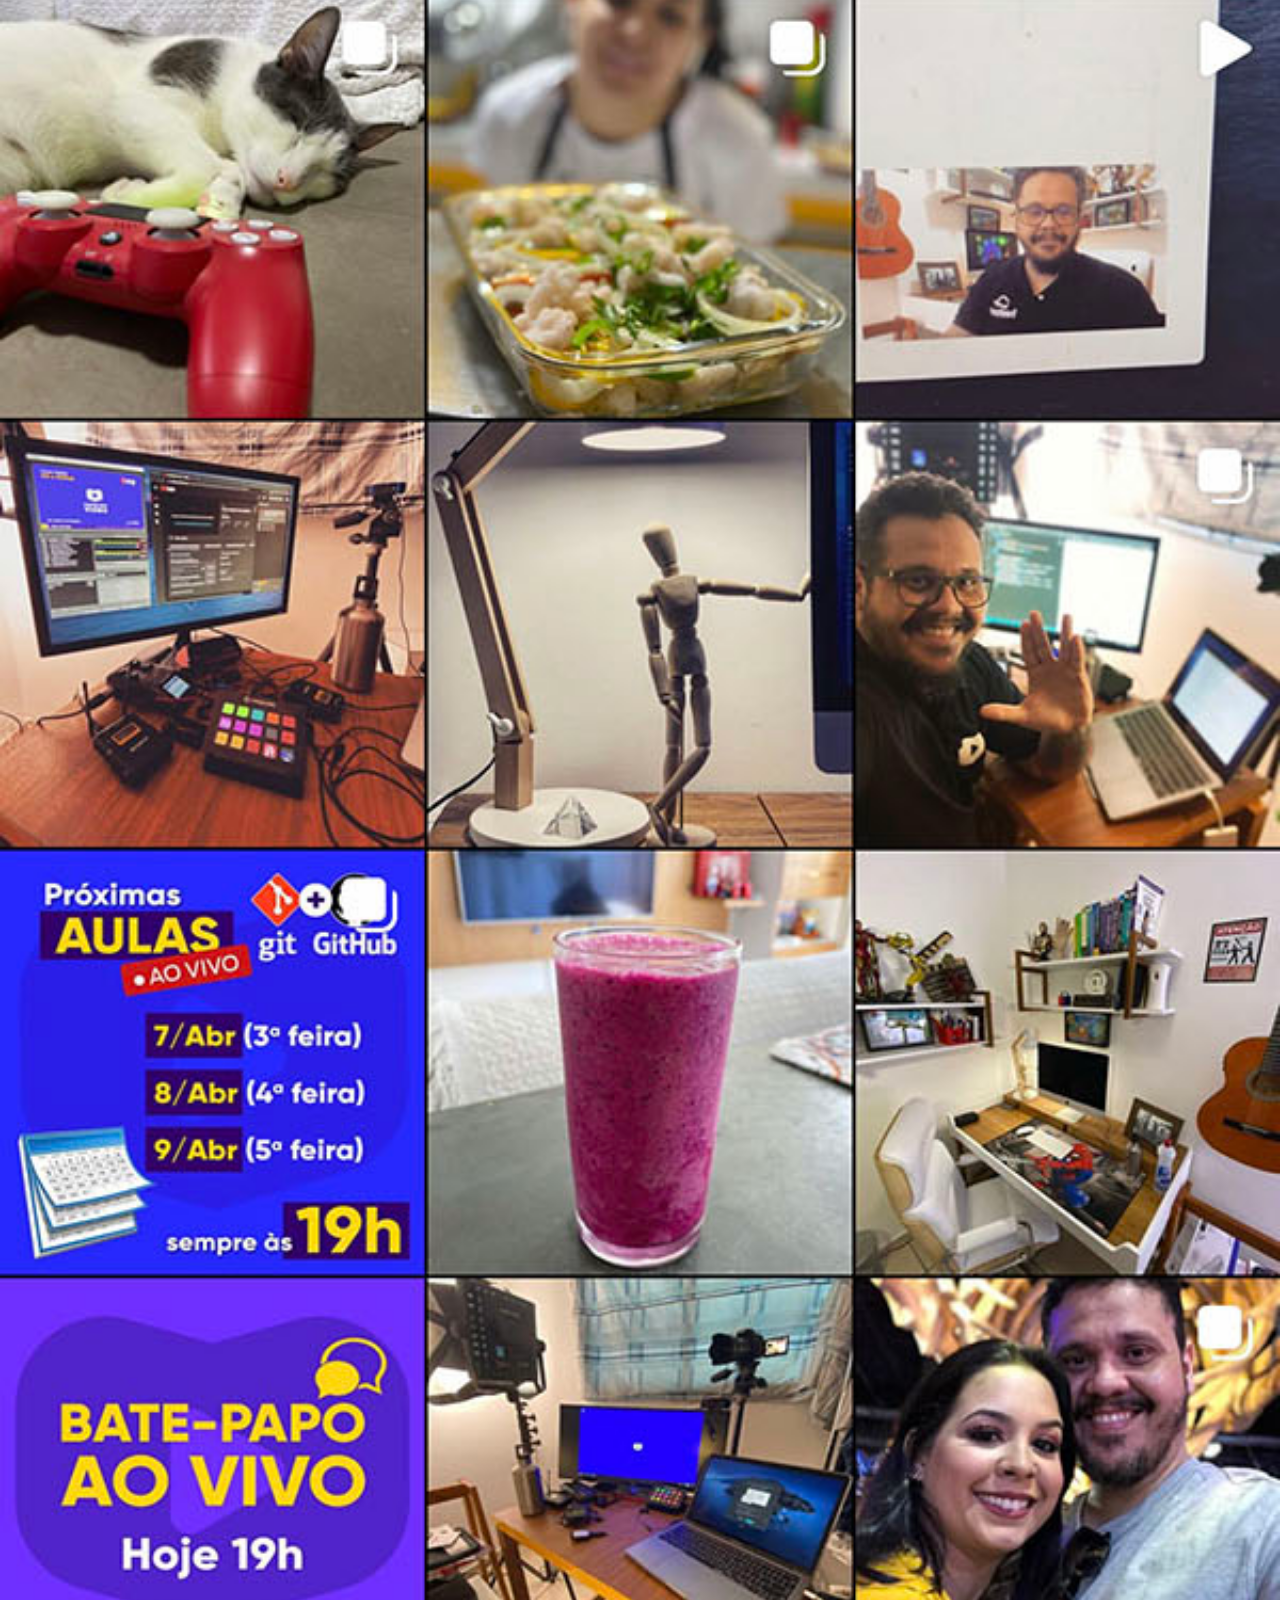
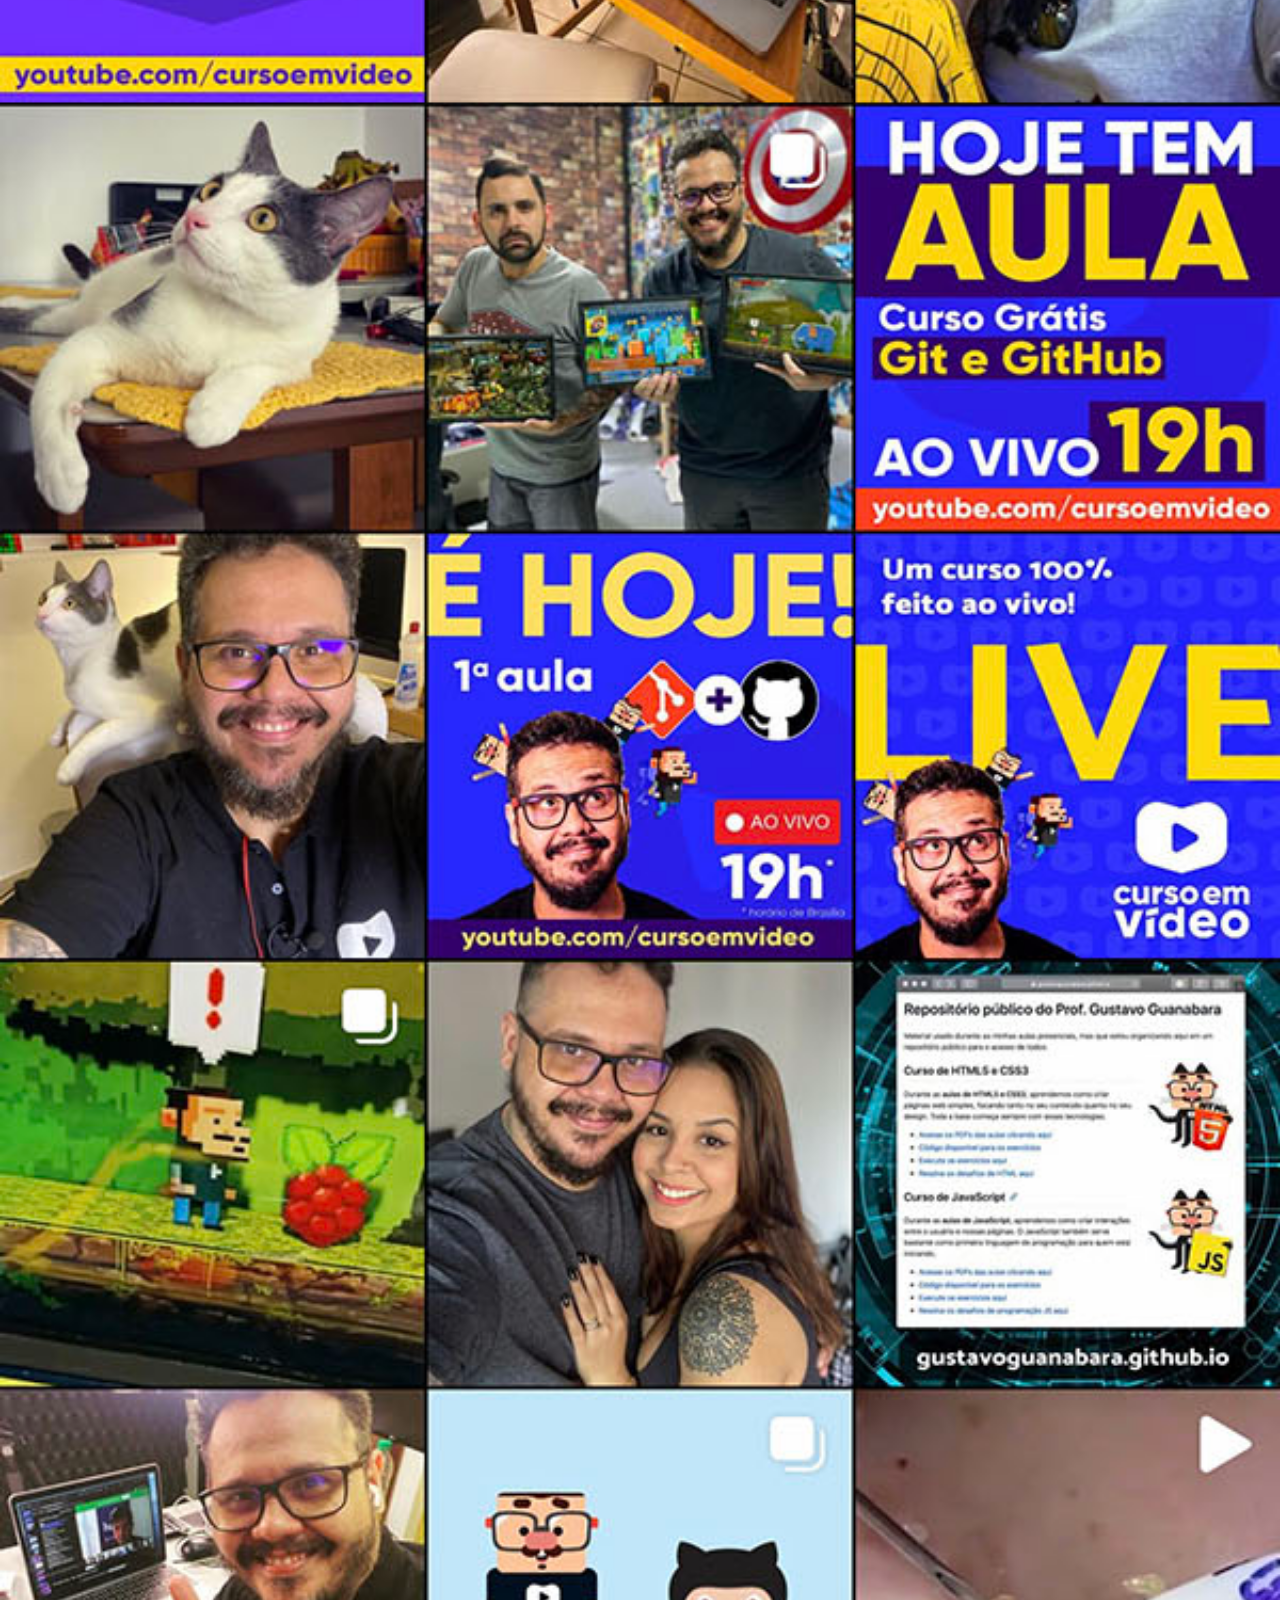
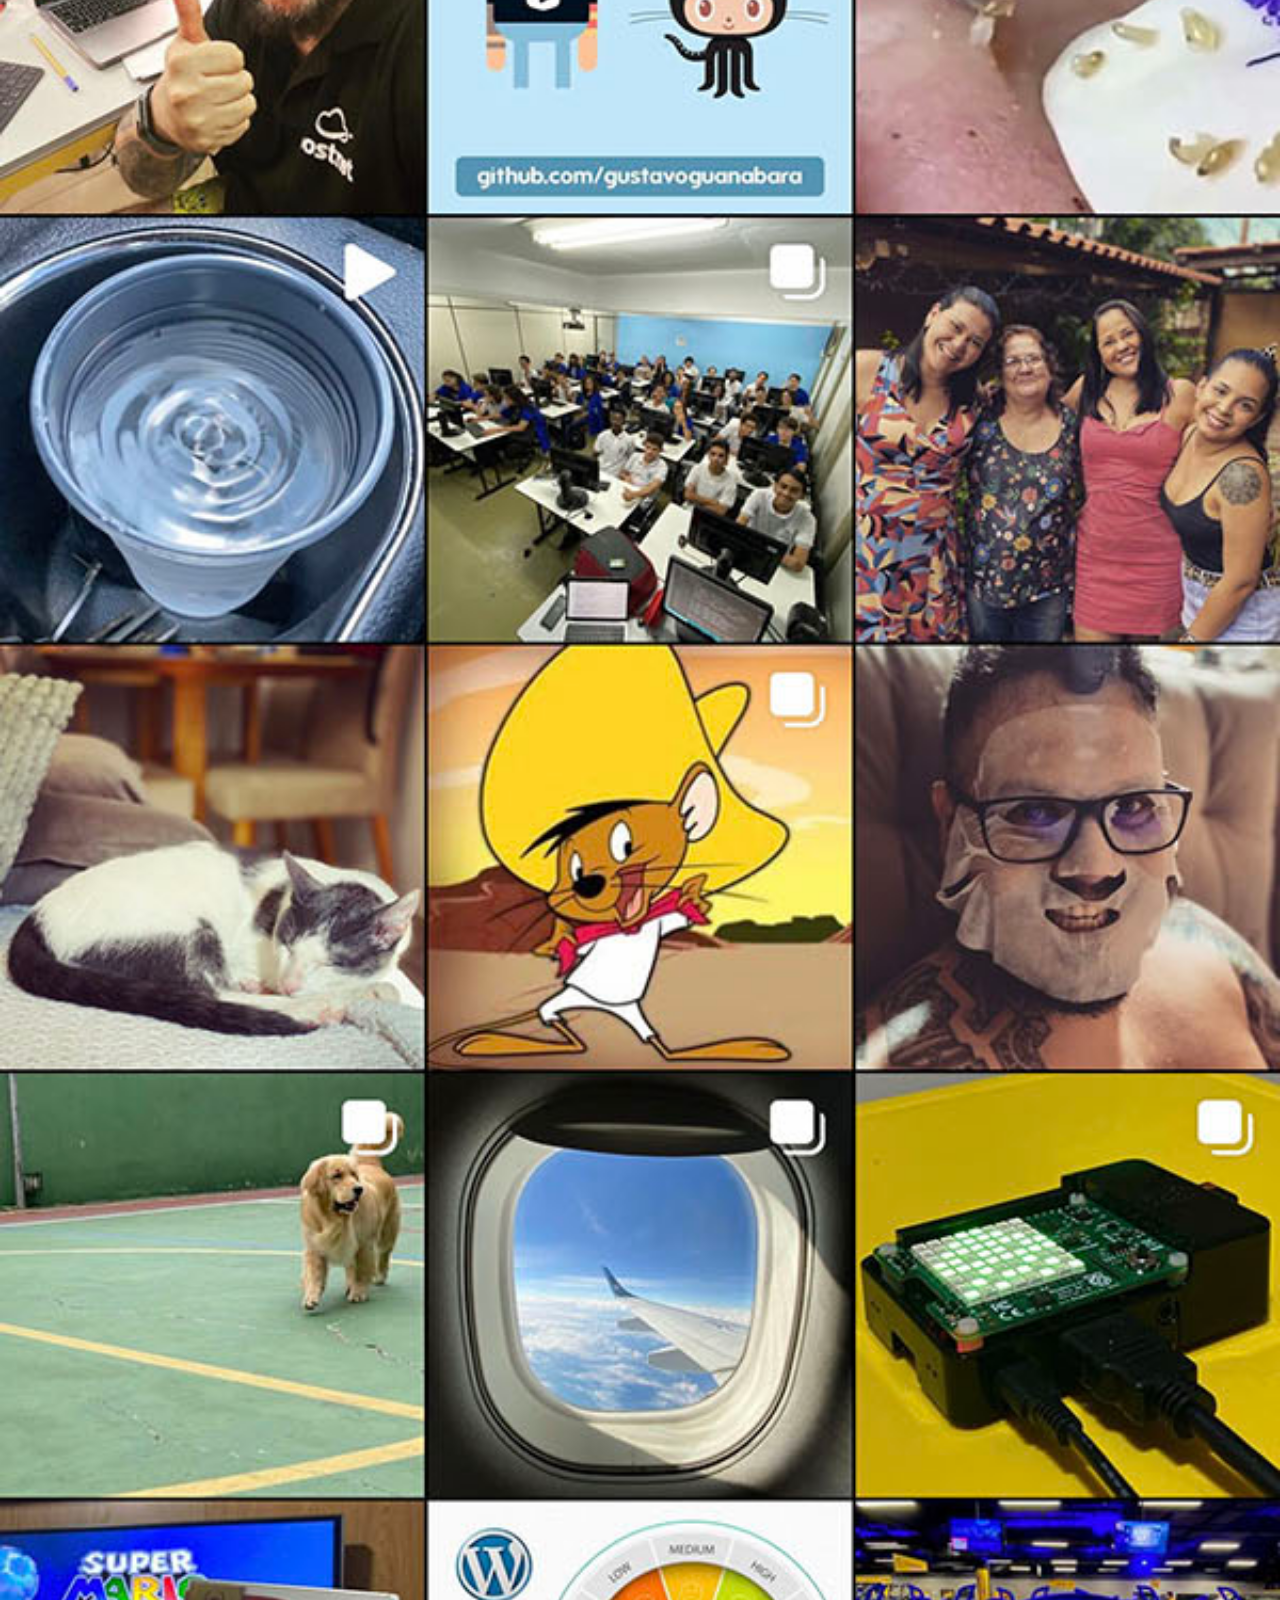
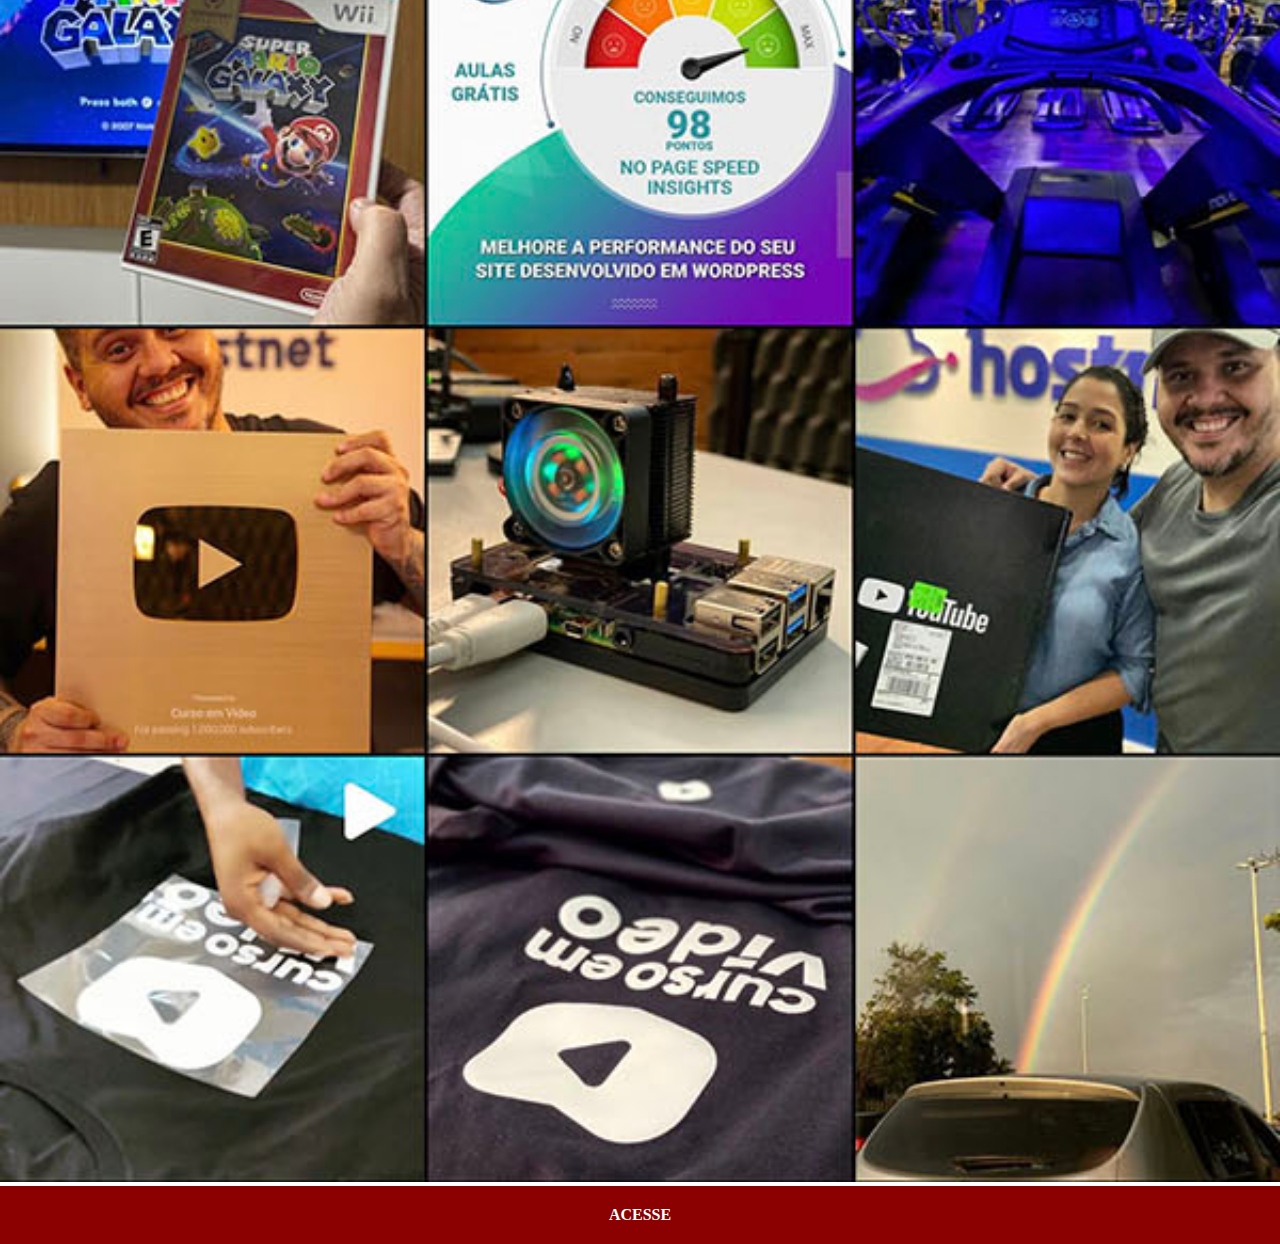
<file: instagram.html>
<!DOCTYPE html>
<html lang="pt-br">
<head>
    <meta charset="UTF-8">
    <meta name="viewport" content="width=device-width, initial-scale=1.0">
    <title>Instagram</title>
    <link rel="stylesheet" href="estilos/social.css">
</head>
<body>
    <img src="imagens/tela-instagram.jpg" alt="Instagram">
    <a href="https://www.instagram.com/gustavoguanabara/" target="_blank">ACESSE</a>
</body>
</html>
</file>
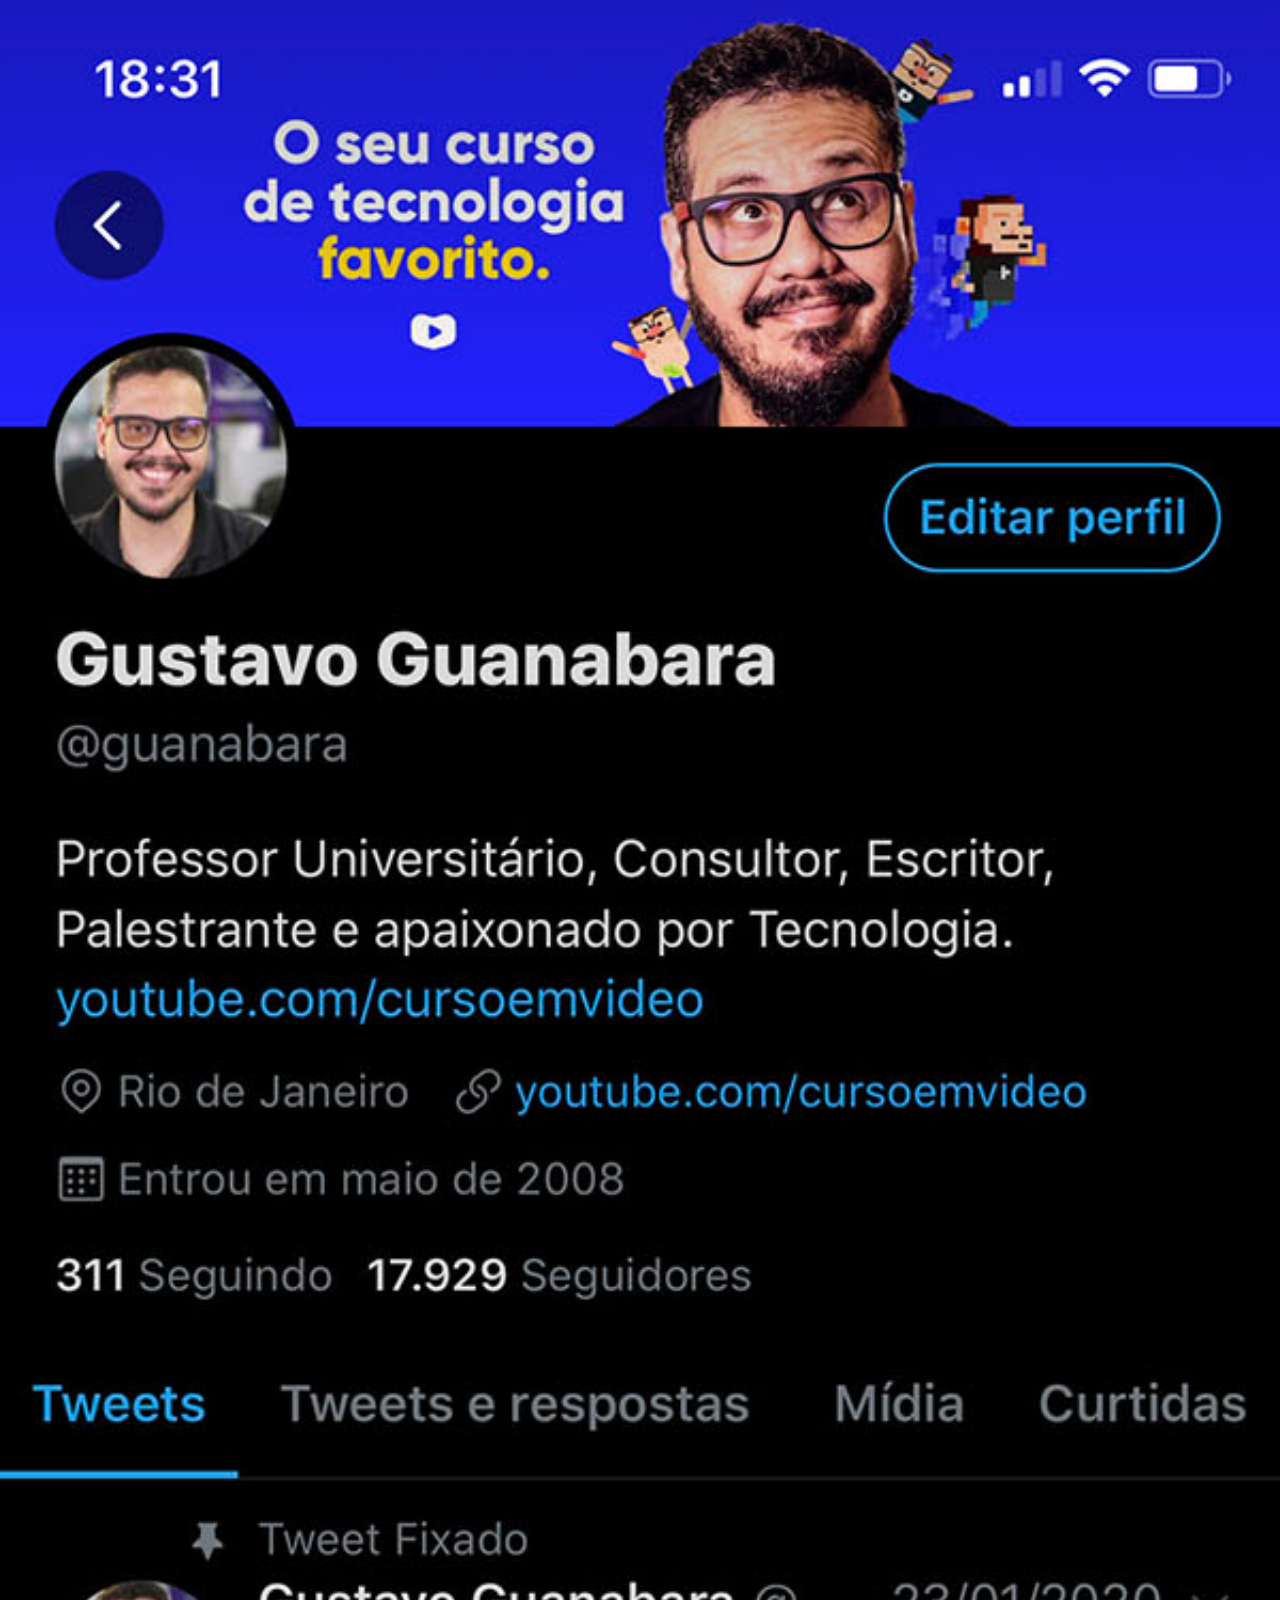
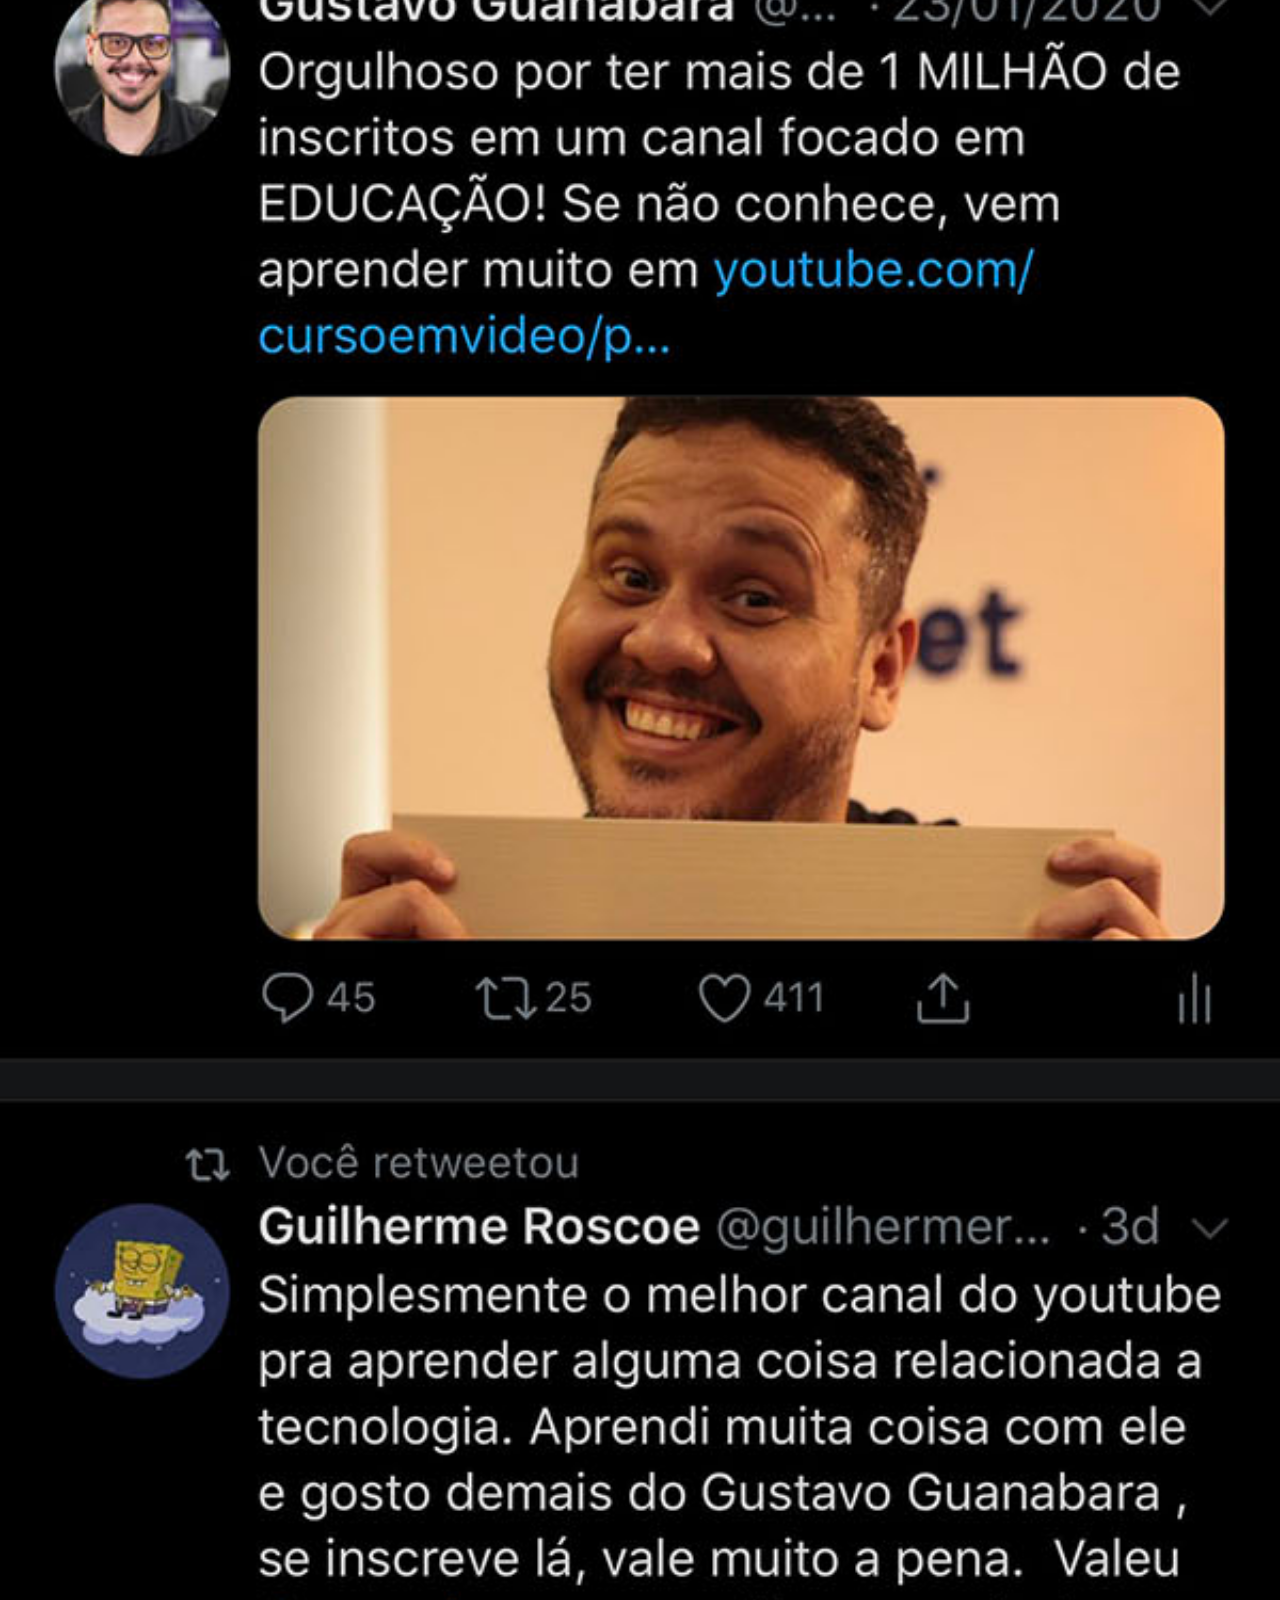
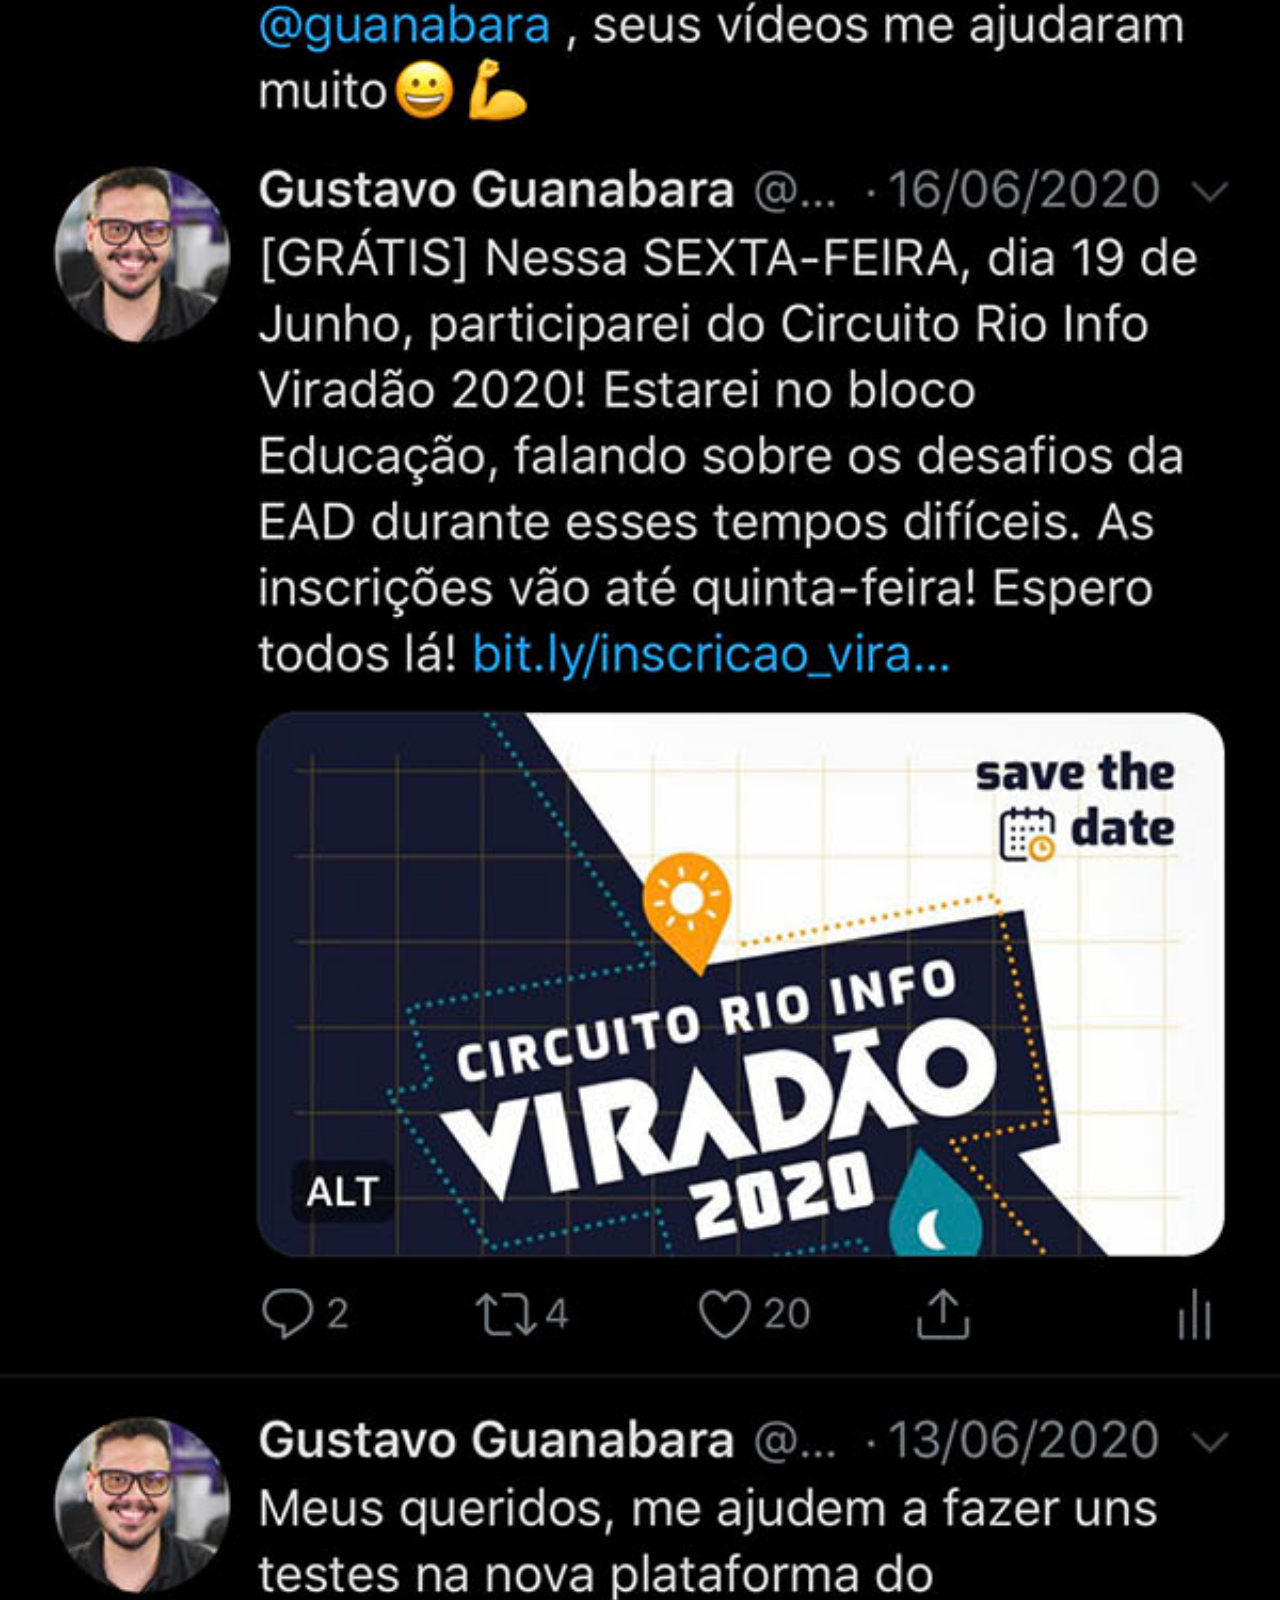
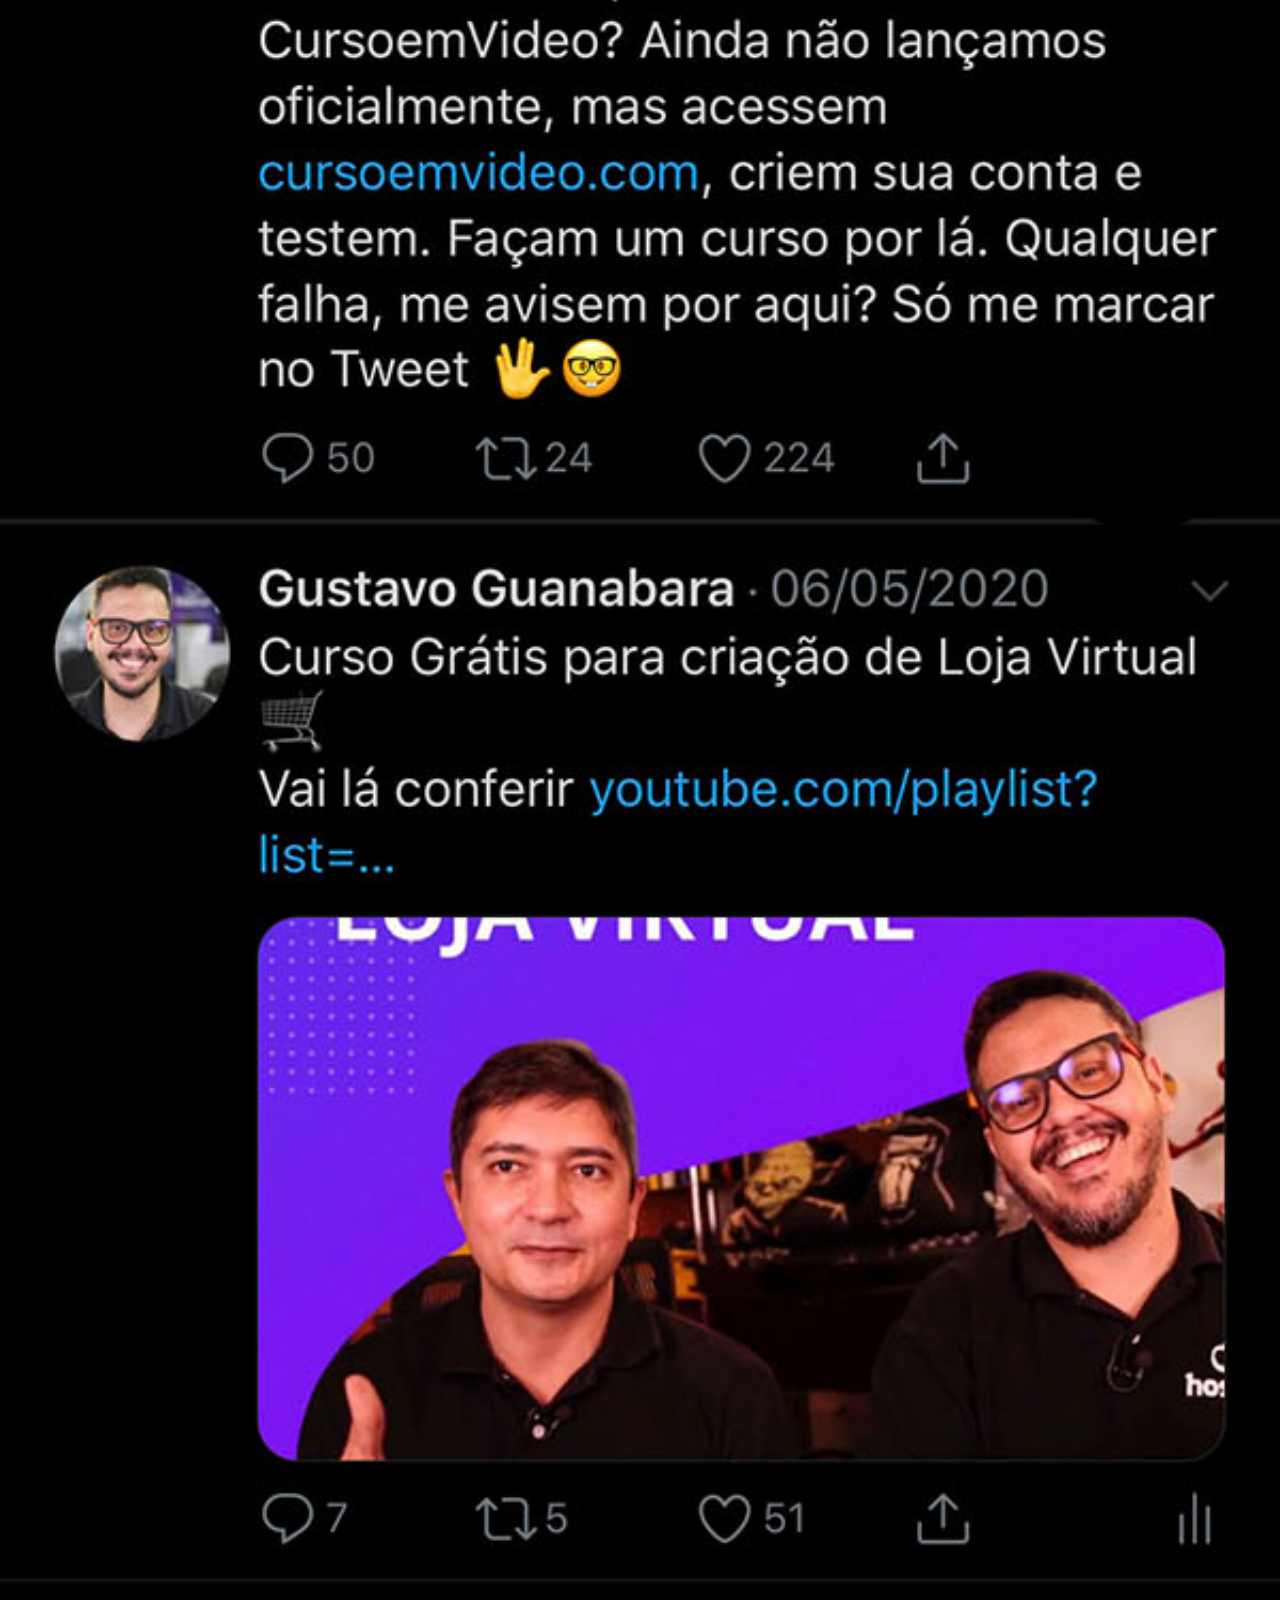
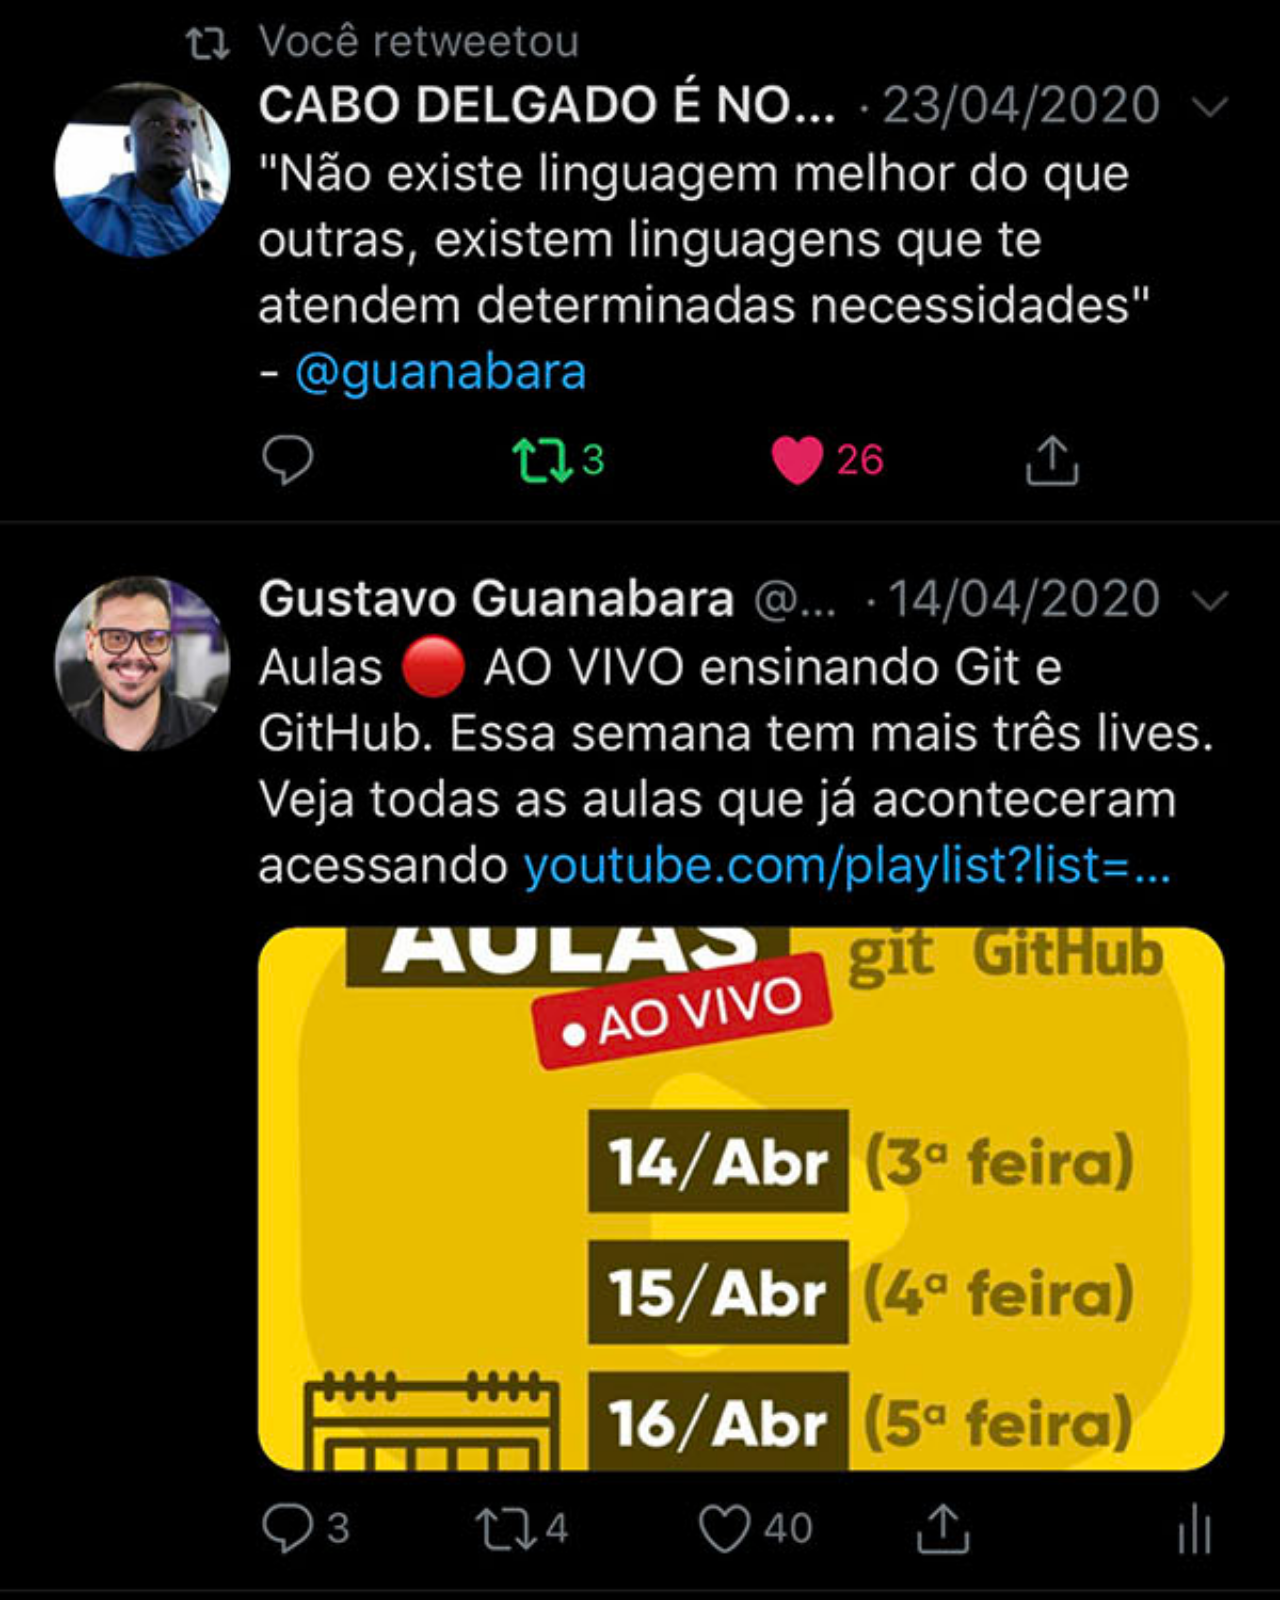
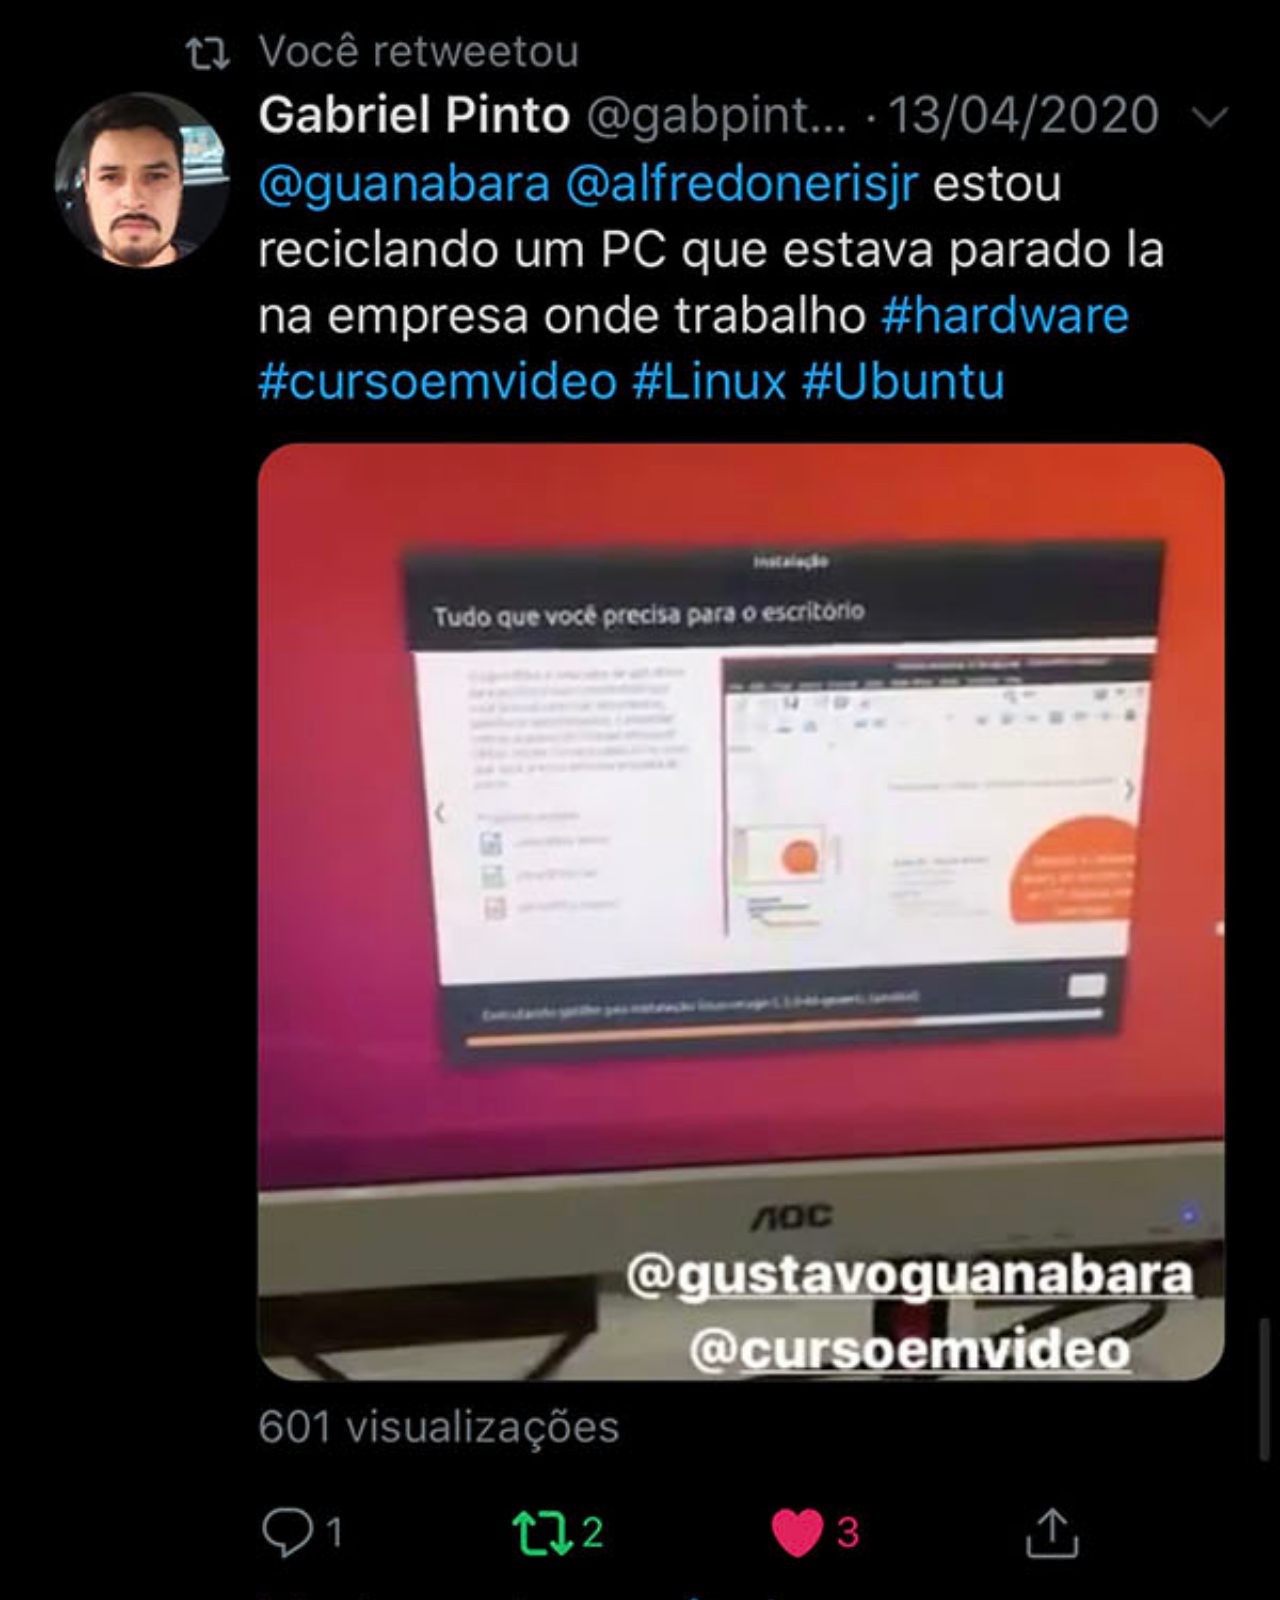
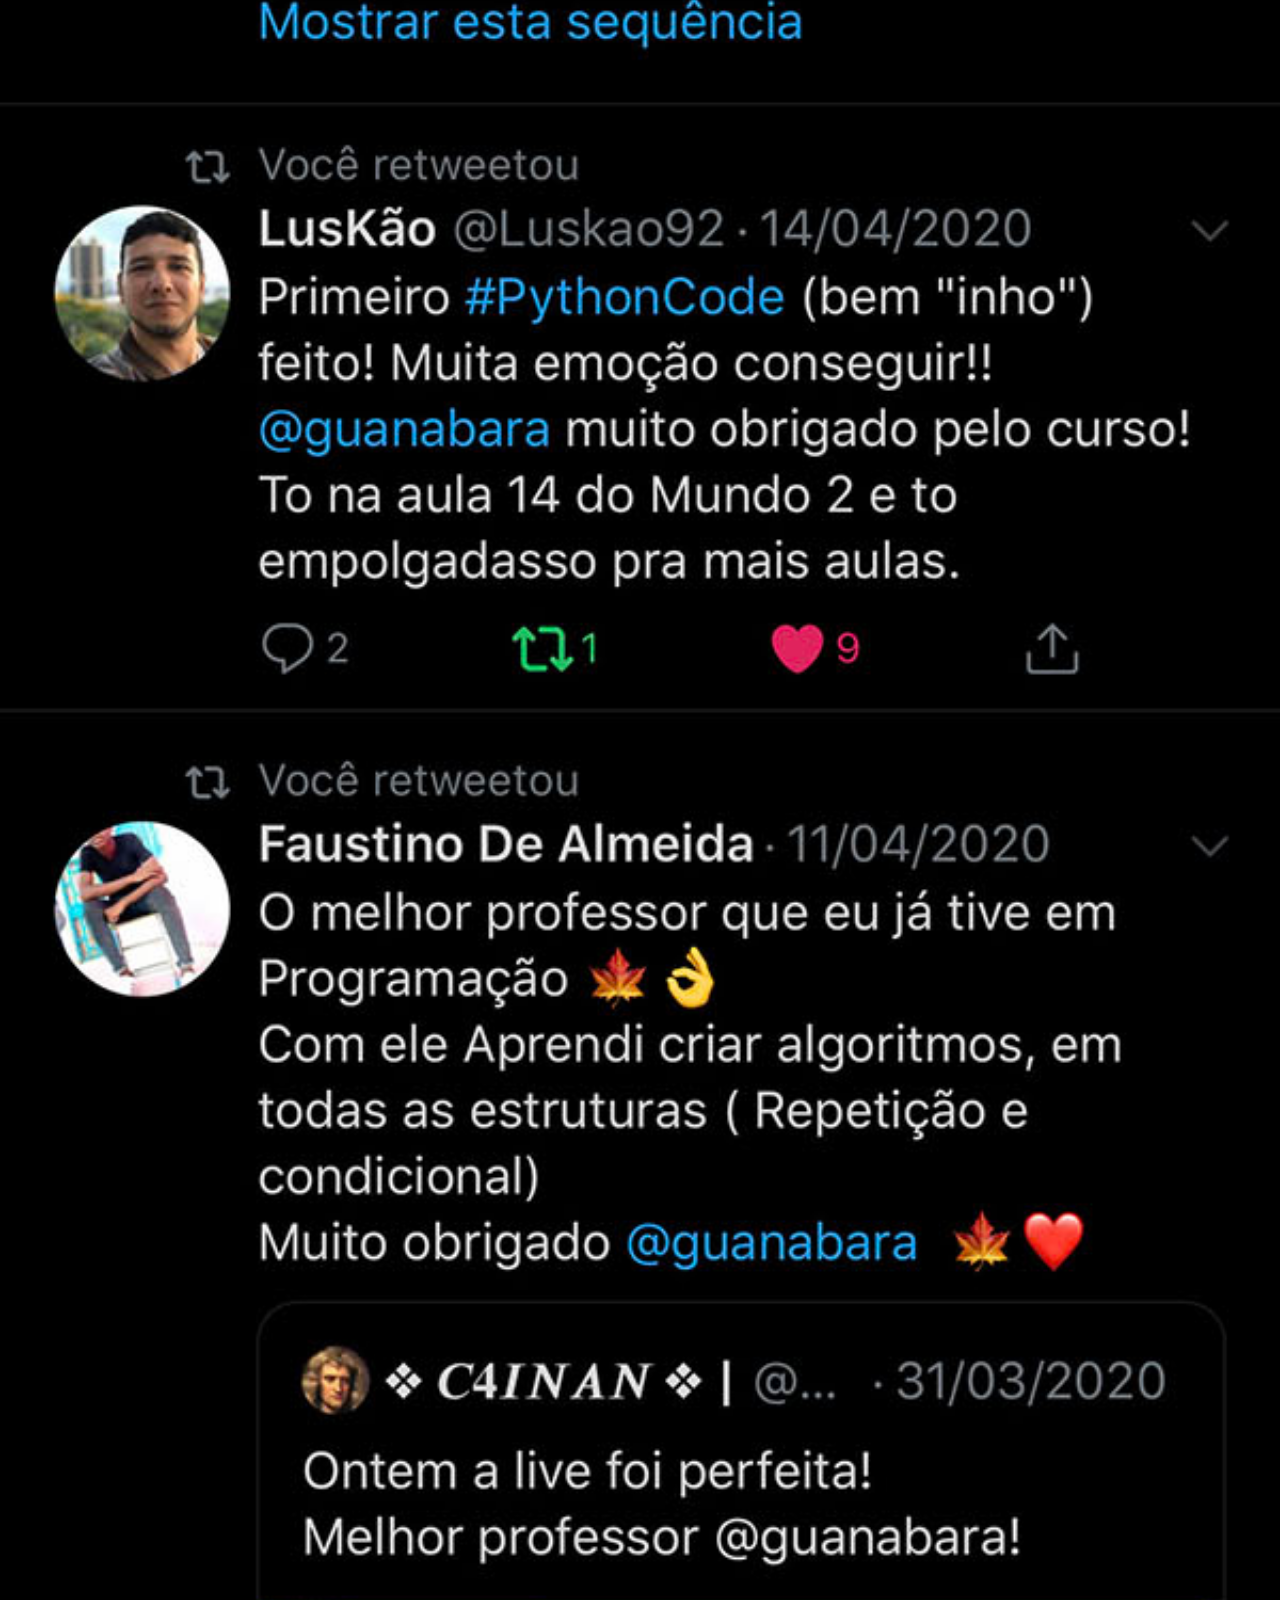
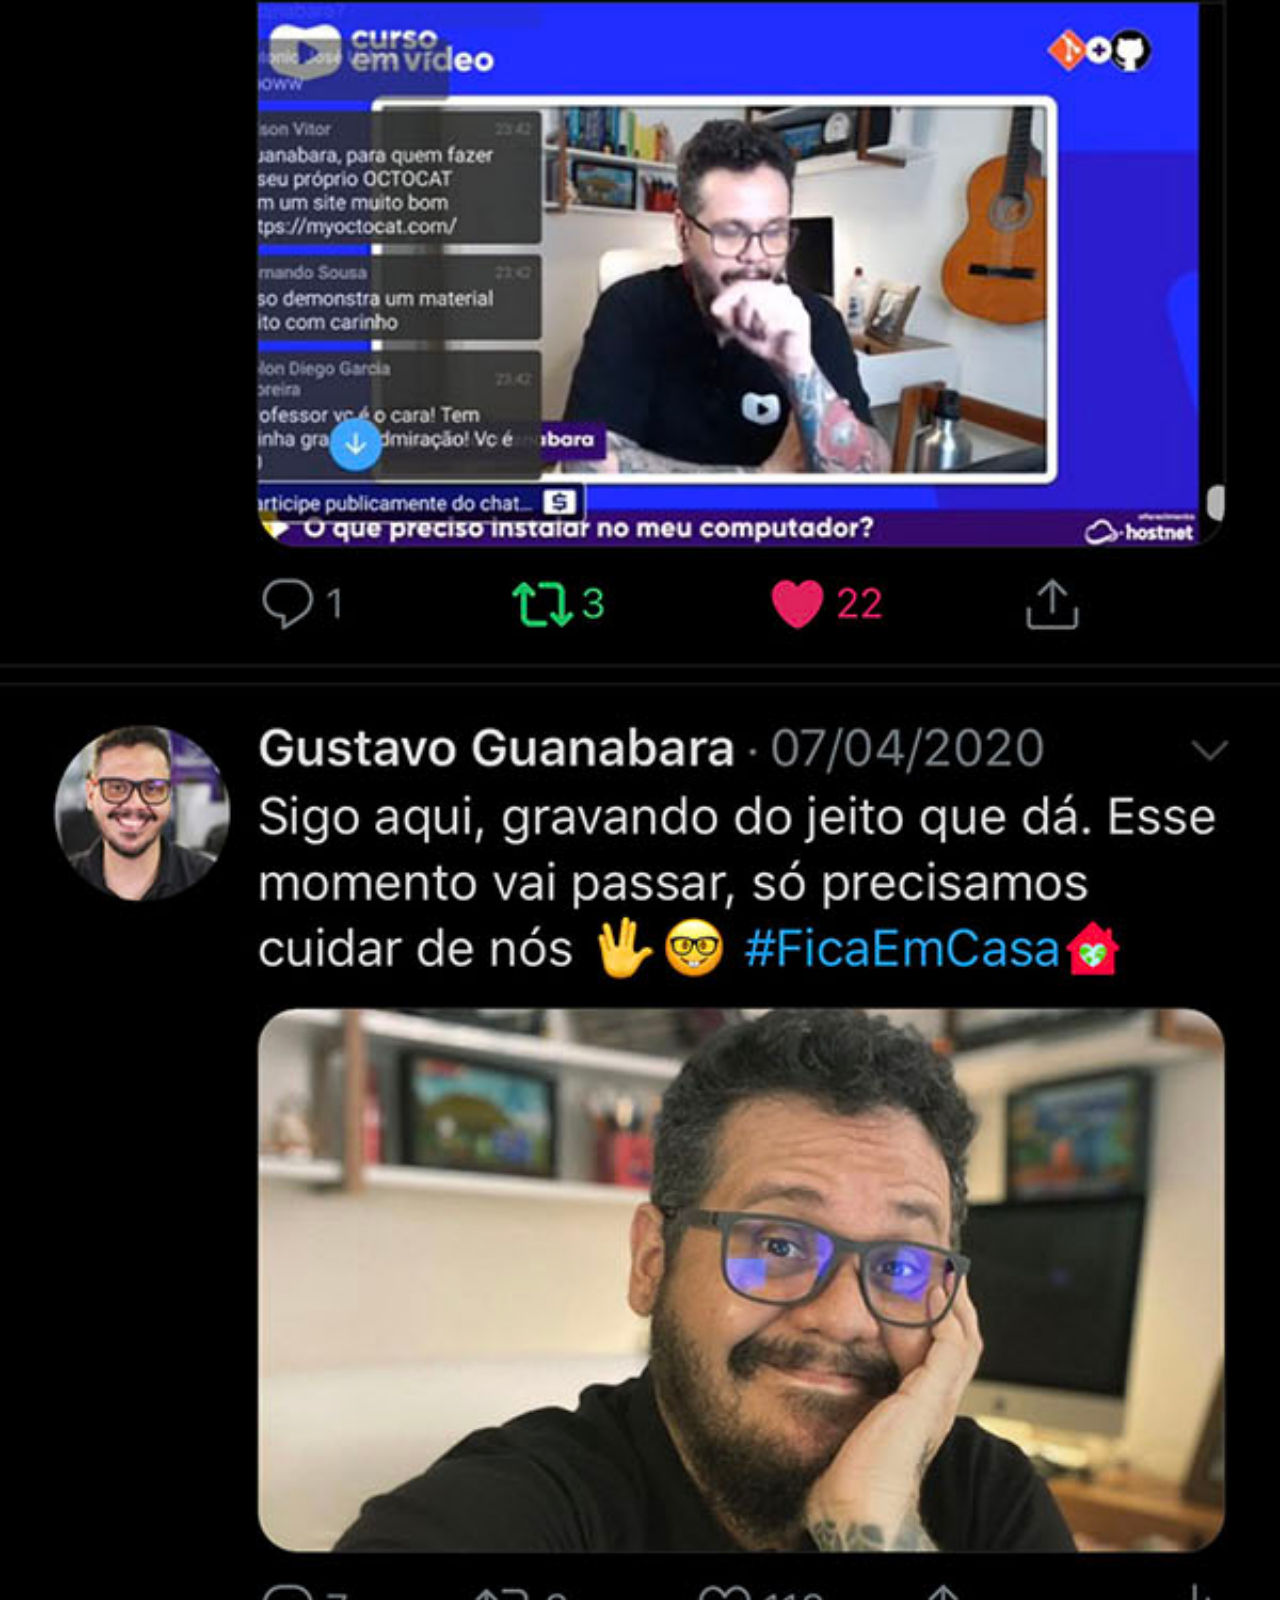
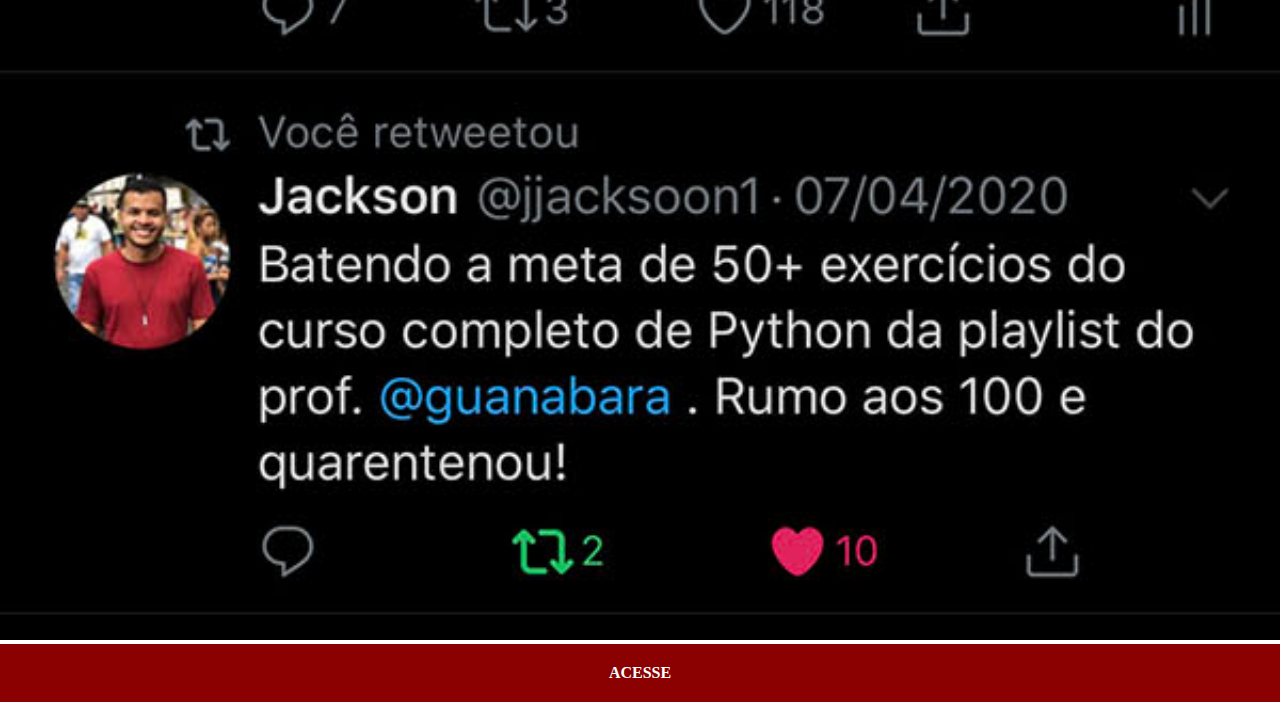
<file: twitter.html>
<!DOCTYPE html>
<html lang="pt-br">
<head>
    <meta charset="UTF-8">
    <meta name="viewport" content="width=device-width, initial-scale=1.0">
    <title>Twitter</title>
    <link rel="stylesheet" href="estilos/social.css">
</head>
<body>
    <img src="imagens/tela-twitter.jpg" alt="Twitter">
    <a href="https://twitter.com/guanabara" target="_blank">ACESSE</a>
</body>
</html>
</file>
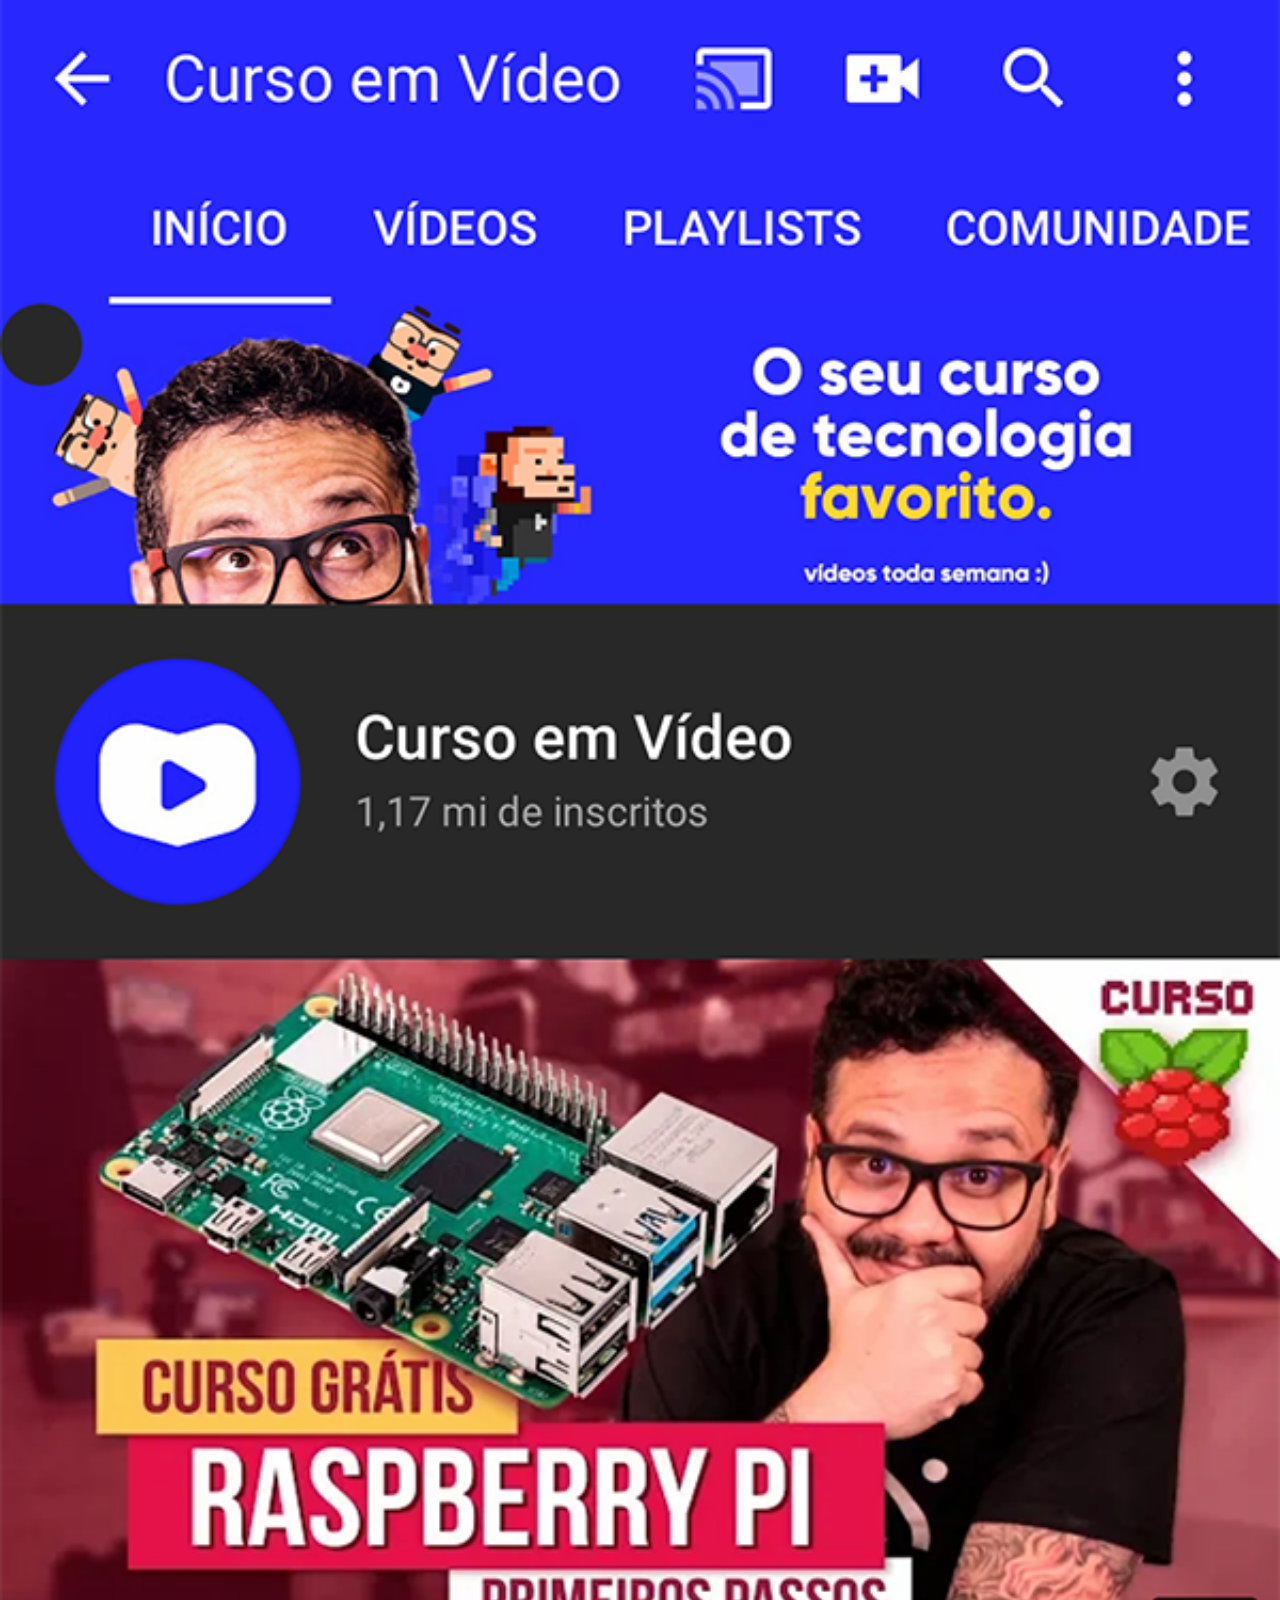
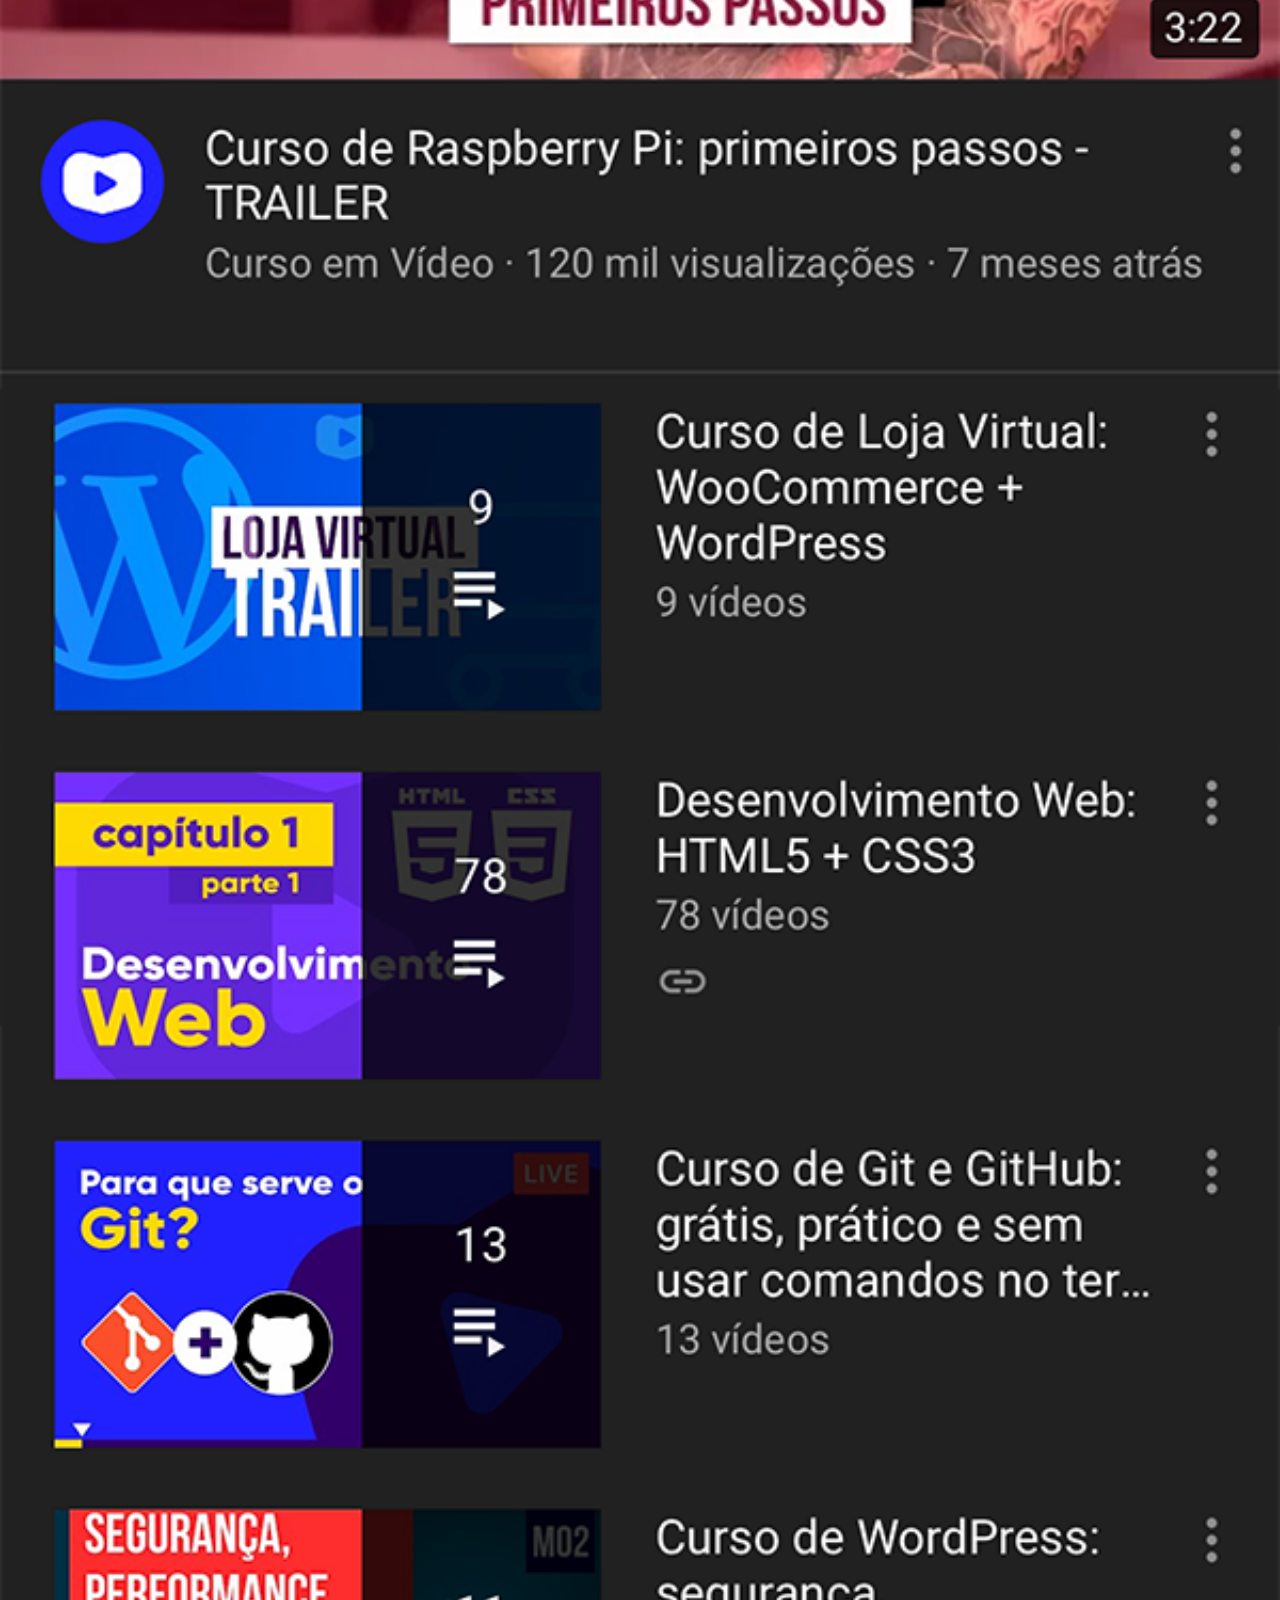
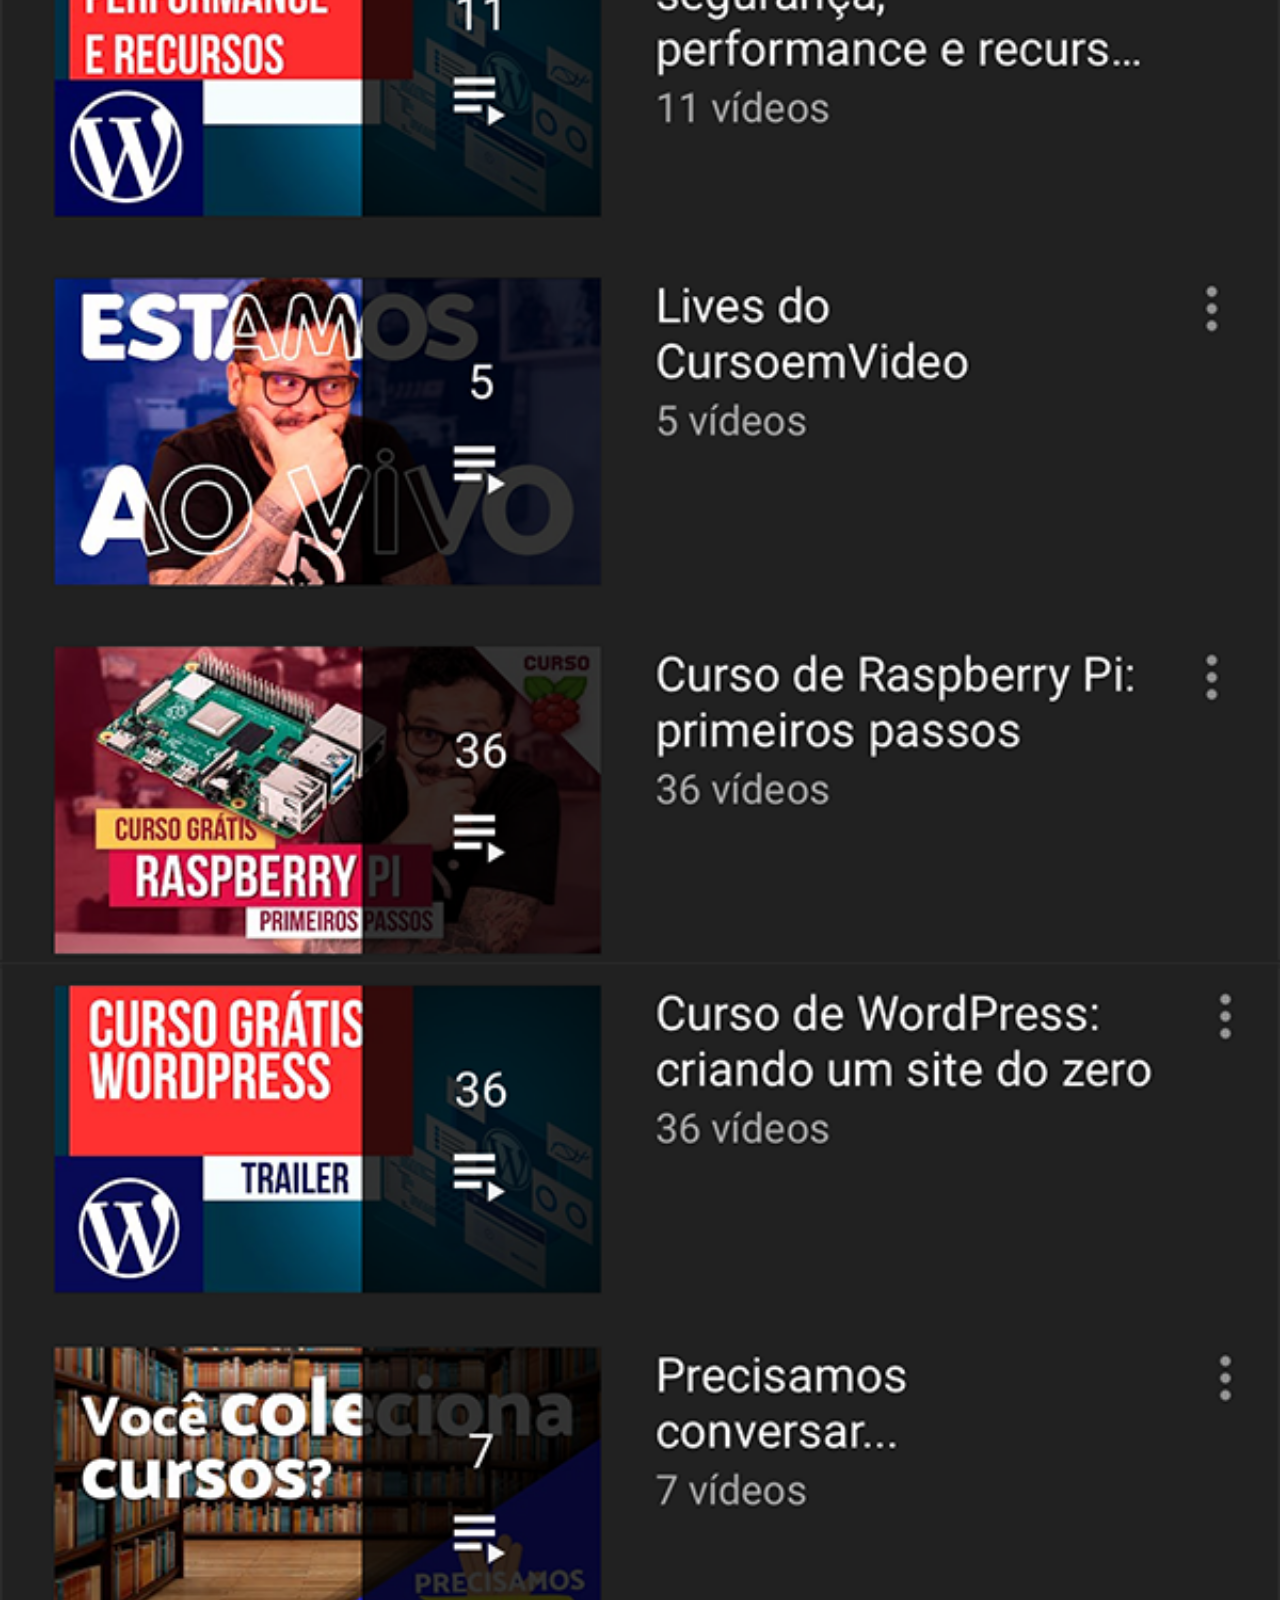
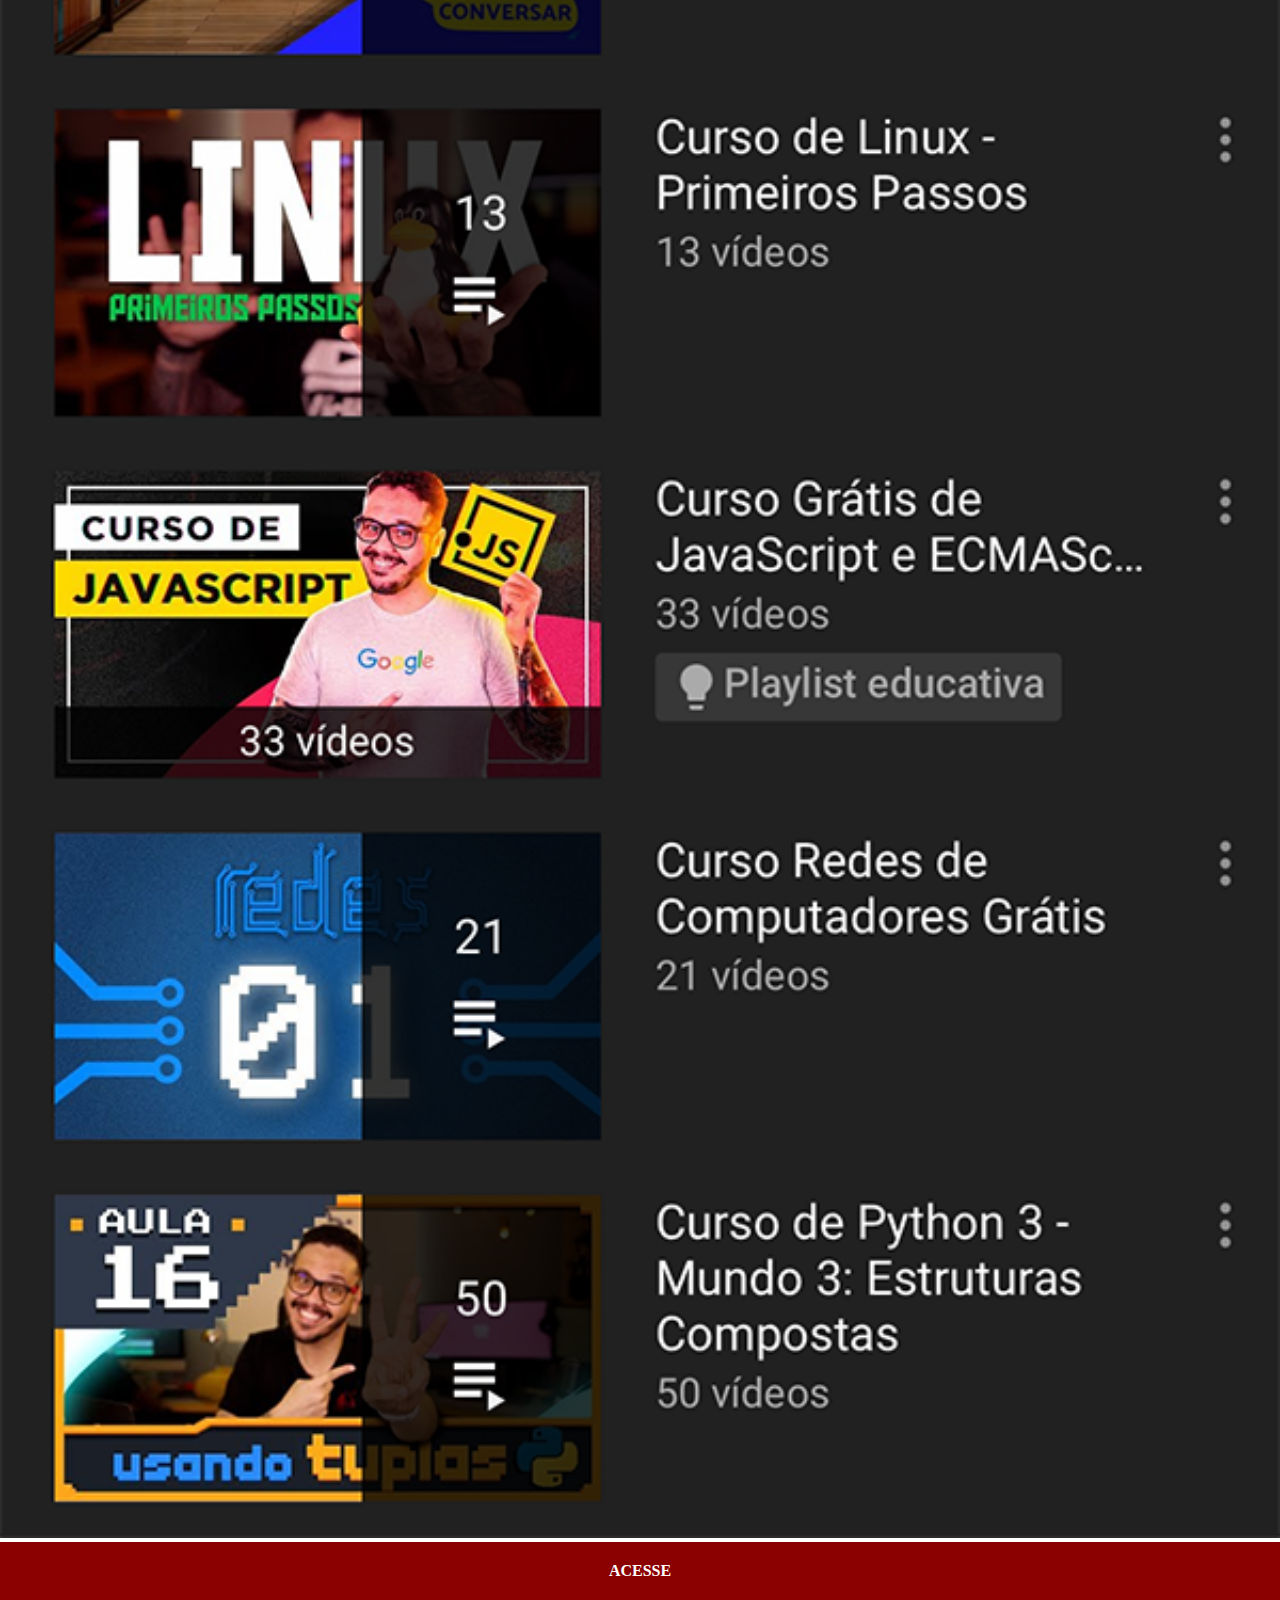
<file: youtube.html>
<!DOCTYPE html>
<html lang="pt-br">
<head>
    <meta charset="UTF-8">
    <meta name="viewport" content="width=device-width, initial-scale=1.0">
    <title>Youtube</title>
    <link rel="stylesheet" href="estilos/social.css">
    <style>
        
    </style>
</head>
<body>
    <img src="imagens/tela-youtube.png" alt="Youtube">
    <a href="https://www.youtube.com/@CursoemVideo" target="_blank">ACESSE</a>
</body>
</html>
</file>
<file: estilos/style.css>
@charset "UTF-8";

* {
    margin: 0px;
    padding: 0px;
    font-family: Arial, Helvetica, sans-serif;
}

html, body {
    height: 100vh;
    width: 100vw;
    background-color: black;
}

body {
    background: url(../imagens/fundo-madeira.jpg) no-repeat top center;
    background-size: cover;
    background-attachment: fixed;
}

main {
    height: 100vh;
    position: relative;
}

section#telefone {
    position: absolute;
    left: 50%;
    top: 50%;
    transform: translate(-50%, -50%);
    height: 627px;
    width: 311px;
    background: url(../imagens/frame-iphone.png) no-repeat;
}

iframe#tela {
    position: relative;
    top: 80px;
    left: 22px;
    width: 267px;
    height: 471px;
}

section#redes-sociais {
    text-align: right;
}

section#redes-sociais img {
    width: 50px;
    margin: 10px;
    border-radius: 50%;
    box-shadow: 2px 2px 5px rgba(0, 0, 0, 0.400);
    box-sizing: border-box;
}

section#redes-sociais img:hover {
    border: 2px solid white;
    transform: translate(-3px, -3px);
    box-shadow: 5px 5px 10px rgba(0, 0, 0, 0.623);
    transition: transform .3s, border 1s;
}
</file>
<file: estilos/social.css>
@charset "UTF-8";

* {
    margin: 0PX;
    padding: 0px;
}

::-webkit-scrollbar {
    width: 0px;
    height: 0px;
}

img {
    width: 100vw;
}

a {
    display: block;
    background-color: darkred;
    color: white;
    padding: 20px;
    text-align: center;
    font-weight: bolder;
    text-decoration: none;
}

a:hover {
    background-color: red;
}
</file>
